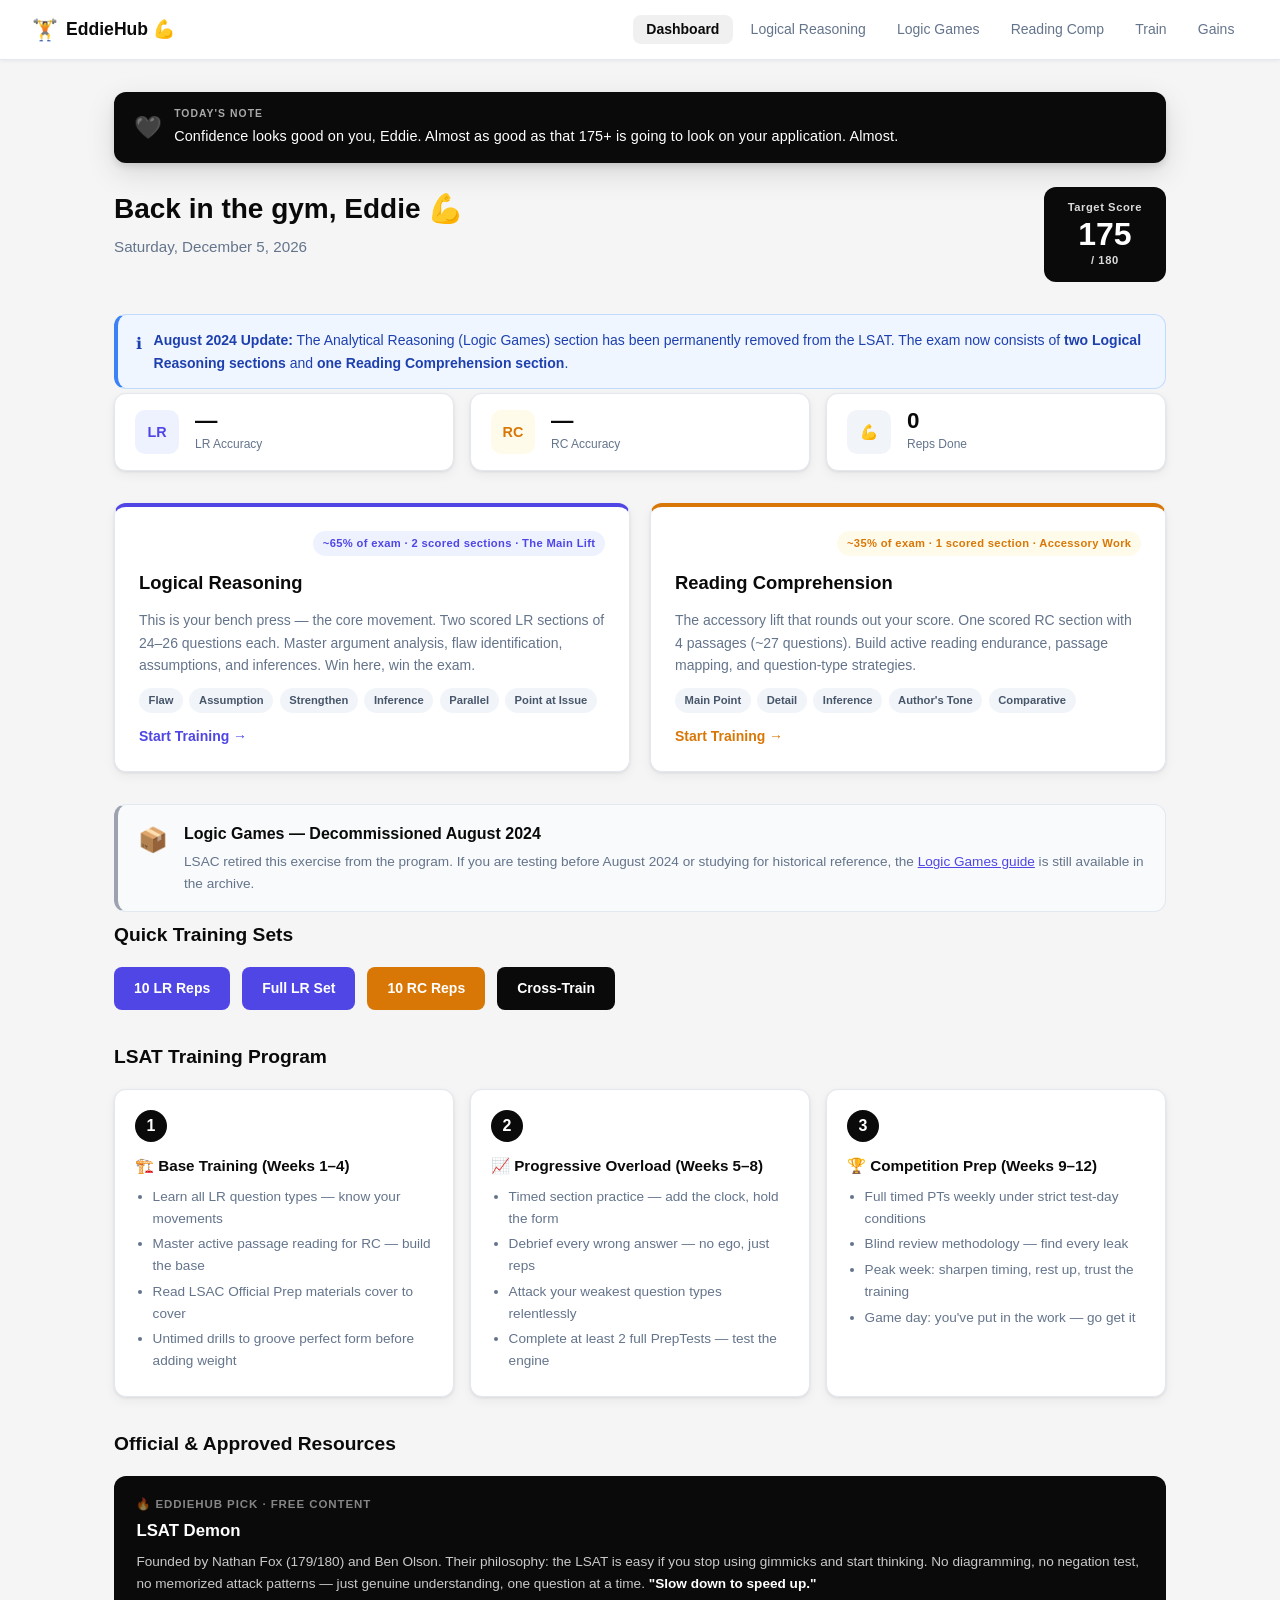
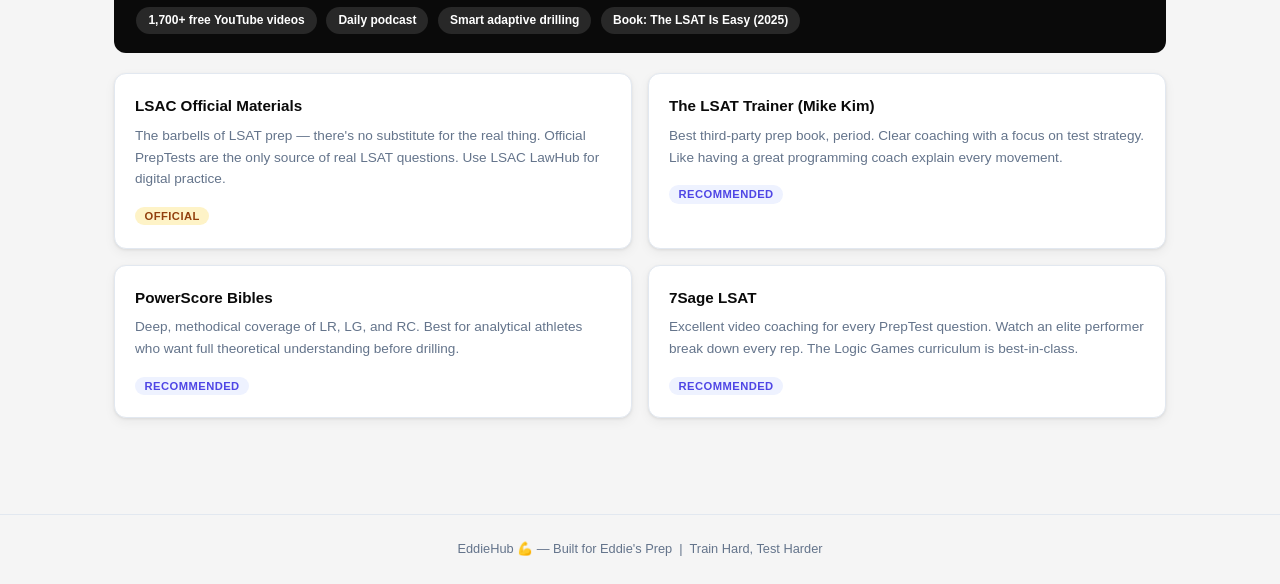
<file: index.html>
<!DOCTYPE html>
<html lang="en">
<head>
  <meta charset="UTF-8" />
  <meta name="viewport" content="width=device-width, initial-scale=1.0" />
  <title>EddieHub 💪 — Train Hard, Test Harder</title>
  <link rel="stylesheet" href="css/style.css" />
</head>
<body>
  <nav class="navbar">
    <div class="nav-brand">
      <span class="brand-icon">🏋️</span>
      <span>EddieHub 💪</span>
    </div>
    <ul class="nav-links">
      <li><a href="index.html" class="active">Dashboard</a></li>
      <li><a href="logical-reasoning.html">Logical Reasoning</a></li>
      <li><a href="logic-games.html">Logic Games</a></li>
      <li><a href="reading-comp.html">Reading Comp</a></li>
      <li><a href="practice.html">Train</a></li>
      <li><a href="progress.html">Gains</a></li>
    </ul>
  </nav>

  <main class="dashboard">
    <!-- Daily compliment -->
    <div class="daily-compliment" id="dailyCompliment"></div>

    <header class="dash-header">
      <div>
        <h1>Back in the gym, Eddie 💪</h1>
        <p class="subtitle" id="dateDisplay"></p>
      </div>
      <div class="score-badge">
        <span class="score-label">Target Score</span>
        <span class="score-value" id="targetScore">175</span>
        <span class="score-label">/ 180</span>
      </div>
    </header>

    <!-- Format Notice -->
    <div class="format-notice">
      <span class="format-notice-icon">ℹ</span>
      <span><strong>August 2024 Update:</strong> The Analytical Reasoning (Logic Games) section has been permanently removed from the LSAT. The exam now consists of <strong>two Logical Reasoning sections</strong> and <strong>one Reading Comprehension section</strong>.</span>
    </div>

    <!-- Stats Row -->
    <section class="stats-row" style="grid-template-columns: repeat(3, 1fr);">
      <div class="stat-card">
        <div class="stat-icon lr-color">LR</div>
        <div>
          <div class="stat-number" id="lrAccuracy">—</div>
          <div class="stat-label">LR Accuracy</div>
        </div>
      </div>
      <div class="stat-card">
        <div class="stat-icon rc-color">RC</div>
        <div>
          <div class="stat-number" id="rcAccuracy">—</div>
          <div class="stat-label">RC Accuracy</div>
        </div>
      </div>
      <div class="stat-card">
        <div class="stat-icon total-color">💪</div>
        <div>
          <div class="stat-number" id="totalQuestions">0</div>
          <div class="stat-label">Reps Done</div>
        </div>
      </div>
    </section>

    <!-- Study Sections -->
    <section class="section-grid" style="grid-template-columns: repeat(2, 1fr);">
      <a href="logical-reasoning.html" class="section-card lr-card">
        <div class="card-header">
          <span class="card-tag">~65% of exam · 2 scored sections · The Main Lift</span>
        </div>
        <h2>Logical Reasoning</h2>
        <p>This is your bench press — the core movement. Two scored LR sections of 24–26 questions each. Master argument analysis, flaw identification, assumptions, and inferences. Win here, win the exam.</p>
        <div class="card-topics">
          <span class="topic-chip">Flaw</span>
          <span class="topic-chip">Assumption</span>
          <span class="topic-chip">Strengthen</span>
          <span class="topic-chip">Inference</span>
          <span class="topic-chip">Parallel</span>
          <span class="topic-chip">Point at Issue</span>
        </div>
        <div class="card-cta">Start Training →</div>
      </a>

      <a href="reading-comp.html" class="section-card rc-card">
        <div class="card-header">
          <span class="card-tag">~35% of exam · 1 scored section · Accessory Work</span>
        </div>
        <h2>Reading Comprehension</h2>
        <p>The accessory lift that rounds out your score. One scored RC section with 4 passages (~27 questions). Build active reading endurance, passage mapping, and question-type strategies.</p>
        <div class="card-topics">
          <span class="topic-chip">Main Point</span>
          <span class="topic-chip">Detail</span>
          <span class="topic-chip">Inference</span>
          <span class="topic-chip">Author's Tone</span>
          <span class="topic-chip">Comparative</span>
        </div>
        <div class="card-cta">Start Training →</div>
      </a>
    </section>

    <!-- Logic Games Archive Notice -->
    <div class="lg-archive-notice">
      <div class="lg-archive-icon">📦</div>
      <div>
        <strong>Logic Games — Decommissioned August 2024</strong>
        <p>LSAC retired this exercise from the program. If you are testing before August 2024 or studying for historical reference, the <a href="logic-games.html">Logic Games guide</a> is still available in the archive.</p>
      </div>
    </div>

    <!-- Quick Actions -->
    <section class="quick-actions">
      <h2>Quick Training Sets</h2>
      <div class="action-row">
        <a href="practice.html?type=lr&count=10" class="action-btn lr-btn">10 LR Reps</a>
        <a href="practice.html?type=lr&count=25" class="action-btn lr-btn">Full LR Set</a>
        <a href="practice.html?type=rc&count=10" class="action-btn rc-btn">10 RC Reps</a>
        <a href="practice.html?type=mixed&count=25" class="action-btn mixed-btn">Cross-Train</a>
      </div>
    </section>

    <!-- Study Plan -->
    <section class="study-plan">
      <h2>LSAT Training Program</h2>
      <div class="plan-grid">
        <div class="plan-phase">
          <div class="phase-num">1</div>
          <h3>🏗️ Base Training (Weeks 1–4)</h3>
          <ul>
            <li>Learn all LR question types — know your movements</li>
            <li>Master active passage reading for RC — build the base</li>
            <li>Read LSAC Official Prep materials cover to cover</li>
            <li>Untimed drills to groove perfect form before adding weight</li>
          </ul>
        </div>
        <div class="plan-phase">
          <div class="phase-num">2</div>
          <h3>📈 Progressive Overload (Weeks 5–8)</h3>
          <ul>
            <li>Timed section practice — add the clock, hold the form</li>
            <li>Debrief every wrong answer — no ego, just reps</li>
            <li>Attack your weakest question types relentlessly</li>
            <li>Complete at least 2 full PrepTests — test the engine</li>
          </ul>
        </div>
        <div class="plan-phase">
          <div class="phase-num">3</div>
          <h3>🏆 Competition Prep (Weeks 9–12)</h3>
          <ul>
            <li>Full timed PTs weekly under strict test-day conditions</li>
            <li>Blind review methodology — find every leak</li>
            <li>Peak week: sharpen timing, rest up, trust the training</li>
            <li>Game day: you've put in the work — go get it</li>
          </ul>
        </div>
      </div>
    </section>

    <!-- Resources -->
    <section class="resources">
      <h2>Official & Approved Resources</h2>

      <!-- LSAT Demon Feature Card -->
      <div style="background:#0a0a0a;border-radius:var(--radius);padding:1.2rem 1.4rem;margin-bottom:1.25rem;color:#fff;">
        <div style="display:flex;align-items:flex-start;justify-content:space-between;gap:1rem;flex-wrap:wrap;">
          <div>
            <div style="font-size:.72rem;font-weight:700;letter-spacing:.08em;text-transform:uppercase;color:rgba(255,255,255,.5);margin-bottom:.3rem;">🔥 EddieHub Pick · Free Content</div>
            <h3 style="margin:0 0 .4rem;font-size:1.05rem;color:#fff;">LSAT Demon</h3>
            <p style="font-size:.85rem;color:rgba(255,255,255,.78);margin:0 0 .75rem;line-height:1.6;">
              Founded by Nathan Fox (179/180) and Ben Olson. Their philosophy: the LSAT is easy if you stop using gimmicks and start thinking. No diagramming, no negation test, no memorized attack patterns — just genuine understanding, one question at a time. <strong style="color:#fff;">"Slow down to speed up."</strong>
            </p>
            <div style="display:flex;gap:.6rem;flex-wrap:wrap;">
              <span style="background:rgba(255,255,255,.12);border-radius:100px;padding:.25rem .75rem;font-size:.75rem;font-weight:600;">1,700+ free YouTube videos</span>
              <span style="background:rgba(255,255,255,.12);border-radius:100px;padding:.25rem .75rem;font-size:.75rem;font-weight:600;">Daily podcast</span>
              <span style="background:rgba(255,255,255,.12);border-radius:100px;padding:.25rem .75rem;font-size:.75rem;font-weight:600;">Smart adaptive drilling</span>
              <span style="background:rgba(255,255,255,.12);border-radius:100px;padding:.25rem .75rem;font-size:.75rem;font-weight:600;">Book: The LSAT Is Easy (2025)</span>
            </div>
          </div>
        </div>
      </div>

      <div class="resource-grid">
        <div class="resource-card">
          <h3>LSAC Official Materials</h3>
          <p>The barbells of LSAT prep — there's no substitute for the real thing. Official PrepTests are the only source of real LSAT questions. Use LSAC LawHub for digital practice.</p>
          <span class="resource-tag official">Official</span>
        </div>
        <div class="resource-card">
          <h3>The LSAT Trainer (Mike Kim)</h3>
          <p>Best third-party prep book, period. Clear coaching with a focus on test strategy. Like having a great programming coach explain every movement.</p>
          <span class="resource-tag recommended">Recommended</span>
        </div>
        <div class="resource-card">
          <h3>PowerScore Bibles</h3>
          <p>Deep, methodical coverage of LR, LG, and RC. Best for analytical athletes who want full theoretical understanding before drilling.</p>
          <span class="resource-tag recommended">Recommended</span>
        </div>
        <div class="resource-card">
          <h3>7Sage LSAT</h3>
          <p>Excellent video coaching for every PrepTest question. Watch an elite performer break down every rep. The Logic Games curriculum is best-in-class.</p>
          <span class="resource-tag recommended">Recommended</span>
        </div>
      </div>
    </section>
  </main>

  <footer class="footer">
    <p>EddieHub 💪 — Built for Eddie's Prep &nbsp;|&nbsp; Train Hard, Test Harder</p>
  </footer>

  <script src="js/main.js"></script>
</body>
</html>
</file>
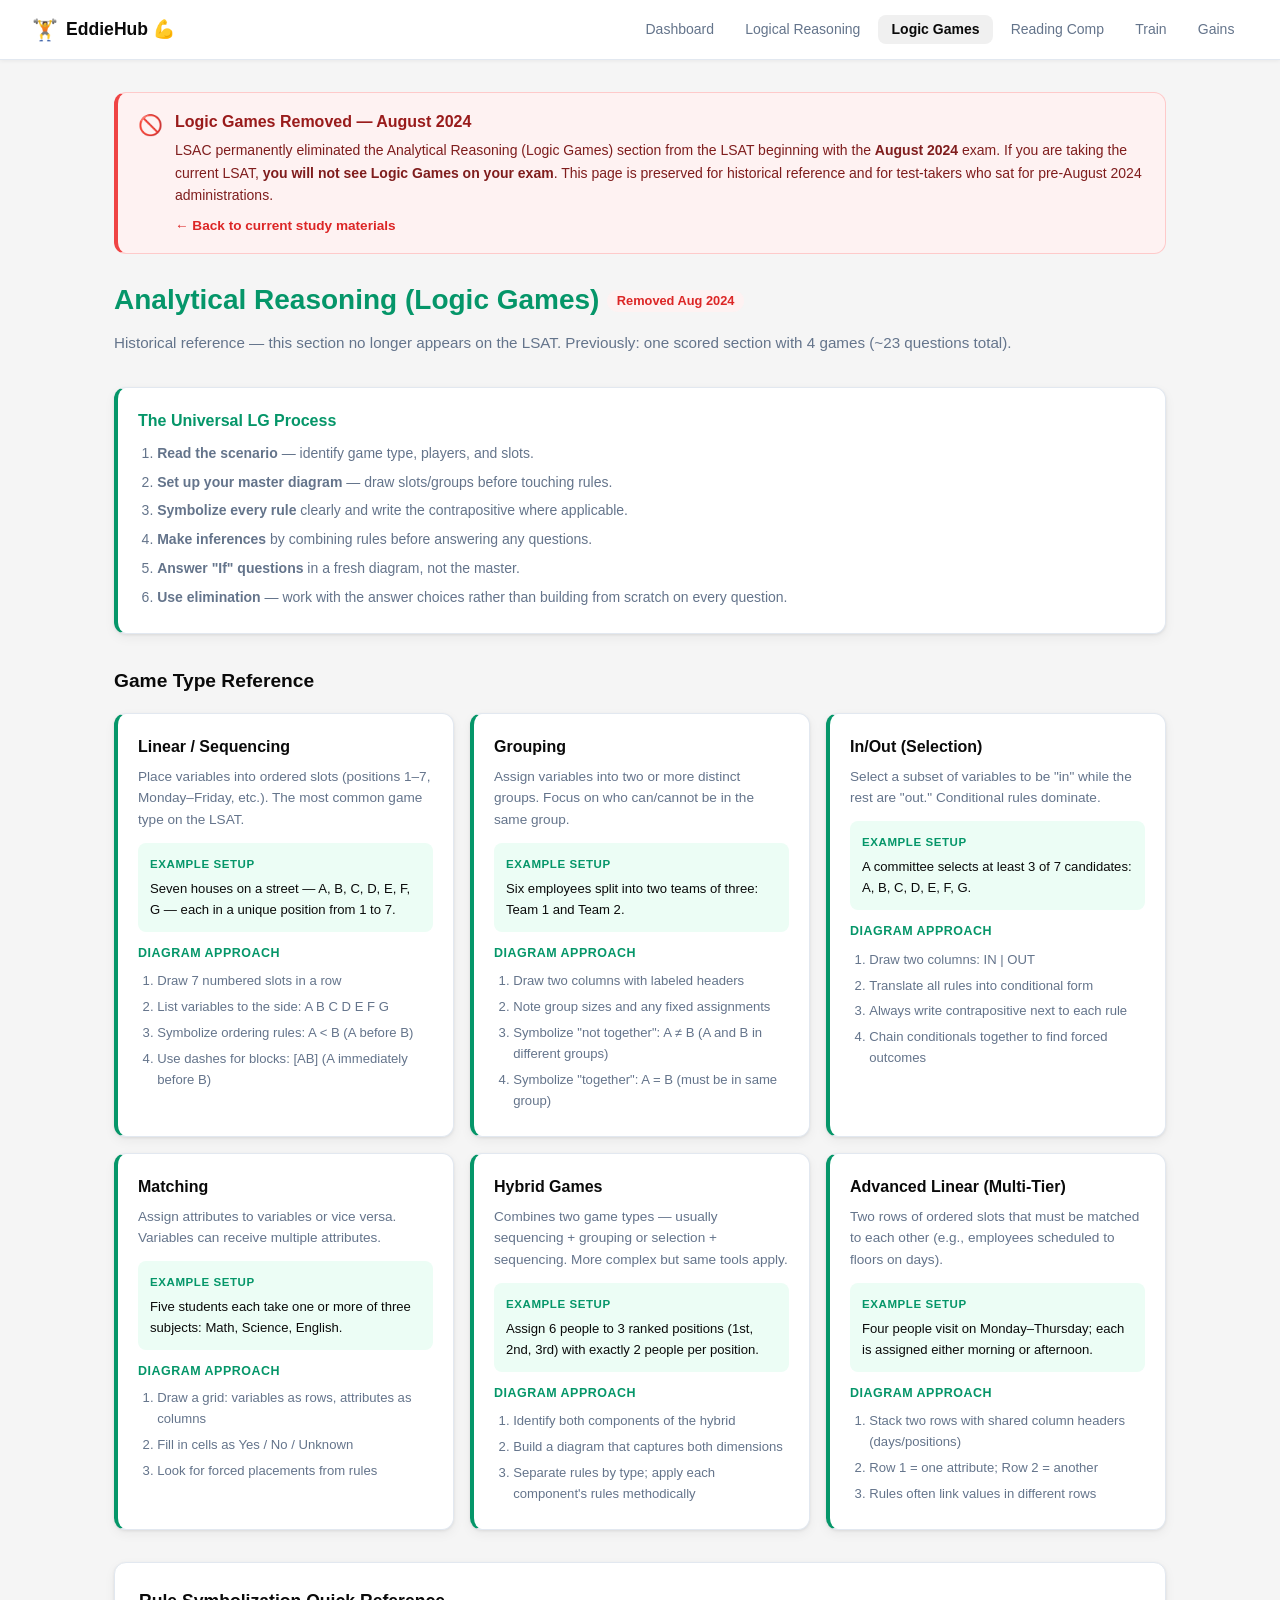
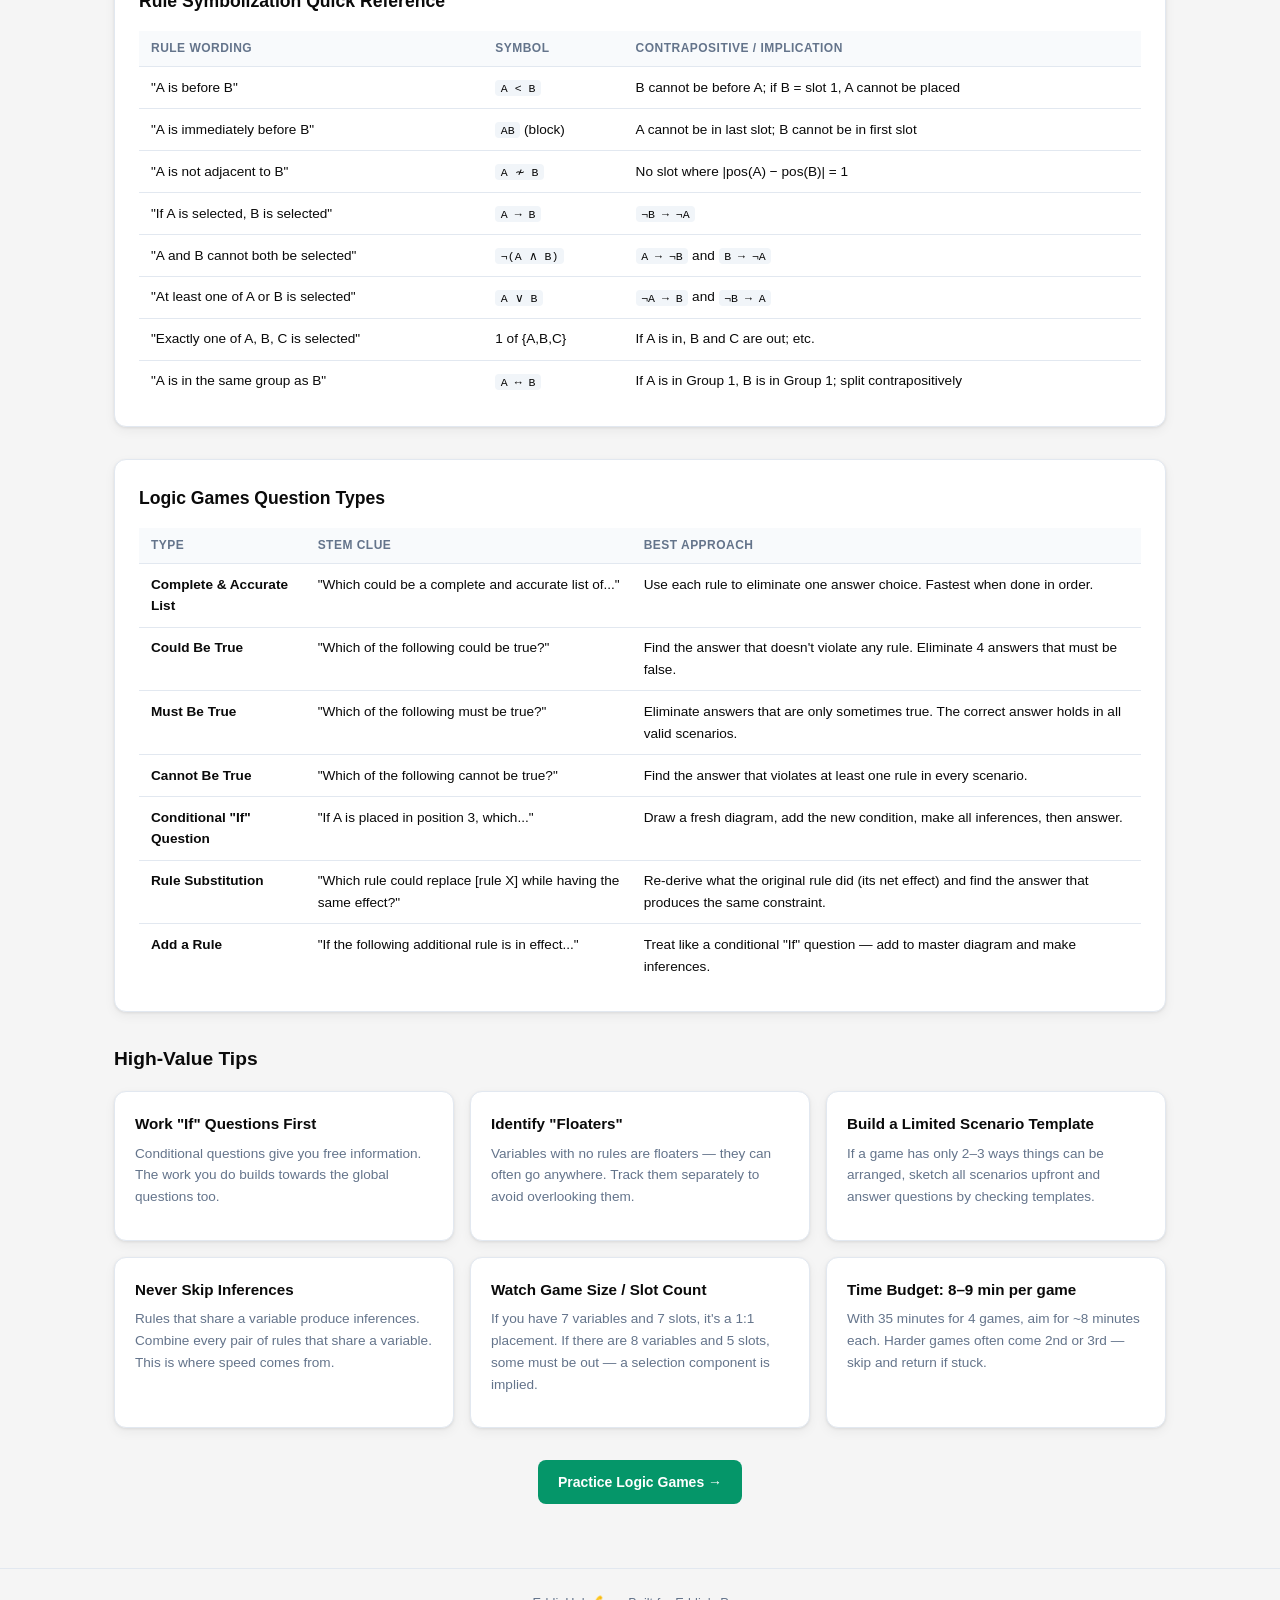
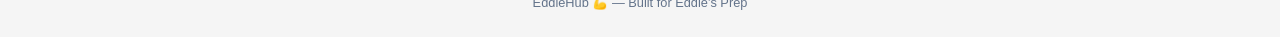
<file: logic-games.html>
<!DOCTYPE html>
<html lang="en">
<head>
  <meta charset="UTF-8" />
  <meta name="viewport" content="width=device-width, initial-scale=1.0" />
  <title>Logic Games — EddieHub 💪</title>
  <link rel="stylesheet" href="css/style.css" />
</head>
<body>
  <nav class="navbar">
    <div class="nav-brand">
      <span class="brand-icon">🏋️</span>
      <span>EddieHub 💪</span>
    </div>
    <ul class="nav-links">
      <li><a href="index.html">Dashboard</a></li>
      <li><a href="logical-reasoning.html">Logical Reasoning</a></li>
      <li><a href="logic-games.html" class="active">Logic Games</a></li>
      <li><a href="reading-comp.html">Reading Comp</a></li>
      <li><a href="practice.html">Train</a></li>
      <li><a href="progress.html">Gains</a></li>
    </ul>
  </nav>

  <main class="page-content">

    <!-- Removal Banner -->
    <div style="background:#fef2f2;border:1px solid #fecaca;border-left:4px solid #ef4444;border-radius:var(--radius);padding:1rem 1.25rem;margin-bottom:1.5rem;display:flex;gap:.75rem;align-items:flex-start;">
      <span style="font-size:1.25rem;flex-shrink:0;">🚫</span>
      <div>
        <strong style="display:block;color:#991b1b;font-size:1rem;margin-bottom:.3rem;">Logic Games Removed — August 2024</strong>
        <p style="font-size:.875rem;color:#7f1d1d;margin:0;">
          LSAC permanently eliminated the Analytical Reasoning (Logic Games) section from the LSAT beginning with the <strong>August 2024</strong> exam.
          If you are taking the current LSAT, <strong>you will not see Logic Games on your exam</strong>.
          This page is preserved for historical reference and for test-takers who sat for pre-August 2024 administrations.
        </p>
        <a href="index.html" style="display:inline-block;margin-top:.5rem;font-size:.85rem;color:#dc2626;font-weight:600;">← Back to current study materials</a>
      </div>
    </div>

    <h1 class="page-title" style="color: var(--lg);">Analytical Reasoning (Logic Games) <span style="font-size:.8rem;font-weight:600;background:#fef2f2;color:#dc2626;padding:.2rem .6rem;border-radius:99px;vertical-align:middle;">Removed Aug 2024</span></h1>
    <p class="page-subtitle">
      Historical reference — this section no longer appears on the LSAT. Previously: one scored section with 4 games (~23 questions total).
    </p>

    <!-- Core Approach -->
    <section class="strategy-card" style="border-left-color: var(--lg); margin-bottom: 2rem;">
      <h3 style="color: var(--lg);">The Universal LG Process</h3>
      <ol style="padding-left:1.2rem;margin-top:.5rem;">
        <li style="margin-bottom:.4rem;"><strong>Read the scenario</strong> — identify game type, players, and slots.</li>
        <li style="margin-bottom:.4rem;"><strong>Set up your master diagram</strong> — draw slots/groups before touching rules.</li>
        <li style="margin-bottom:.4rem;"><strong>Symbolize every rule</strong> clearly and write the contrapositive where applicable.</li>
        <li style="margin-bottom:.4rem;"><strong>Make inferences</strong> by combining rules before answering any questions.</li>
        <li style="margin-bottom:.4rem;"><strong>Answer "If" questions</strong> in a fresh diagram, not the master.</li>
        <li><strong>Use elimination</strong> — work with the answer choices rather than building from scratch on every question.</li>
      </ol>
    </section>

    <!-- Game Types -->
    <h2 style="font-size:1.2rem;font-weight:700;margin-bottom:1rem;">Game Type Reference</h2>
    <div class="game-type-grid">

      <div class="game-card">
        <h3>Linear / Sequencing</h3>
        <p>Place variables into ordered slots (positions 1–7, Monday–Friday, etc.). The most common game type on the LSAT.</p>
        <div class="game-example">
          <strong>Example Setup</strong>
          Seven houses on a street — A, B, C, D, E, F, G — each in a unique position from 1 to 7.
        </div>
        <div class="diagram-steps">
          <h4 style="font-size:.78rem;text-transform:uppercase;letter-spacing:.04em;color:var(--lg);margin-bottom:.4rem;">Diagram Approach</h4>
          <ol>
            <li>Draw 7 numbered slots in a row</li>
            <li>List variables to the side: A B C D E F G</li>
            <li>Symbolize ordering rules: A &lt; B (A before B)</li>
            <li>Use dashes for blocks: [AB] (A immediately before B)</li>
          </ol>
        </div>
      </div>

      <div class="game-card">
        <h3>Grouping</h3>
        <p>Assign variables into two or more distinct groups. Focus on who can/cannot be in the same group.</p>
        <div class="game-example">
          <strong>Example Setup</strong>
          Six employees split into two teams of three: Team 1 and Team 2.
        </div>
        <div class="diagram-steps">
          <h4 style="font-size:.78rem;text-transform:uppercase;letter-spacing:.04em;color:var(--lg);margin-bottom:.4rem;">Diagram Approach</h4>
          <ol>
            <li>Draw two columns with labeled headers</li>
            <li>Note group sizes and any fixed assignments</li>
            <li>Symbolize "not together": A ≠ B (A and B in different groups)</li>
            <li>Symbolize "together": A = B (must be in same group)</li>
          </ol>
        </div>
      </div>

      <div class="game-card">
        <h3>In/Out (Selection)</h3>
        <p>Select a subset of variables to be "in" while the rest are "out." Conditional rules dominate.</p>
        <div class="game-example">
          <strong>Example Setup</strong>
          A committee selects at least 3 of 7 candidates: A, B, C, D, E, F, G.
        </div>
        <div class="diagram-steps">
          <h4 style="font-size:.78rem;text-transform:uppercase;letter-spacing:.04em;color:var(--lg);margin-bottom:.4rem;">Diagram Approach</h4>
          <ol>
            <li>Draw two columns: IN | OUT</li>
            <li>Translate all rules into conditional form</li>
            <li>Always write contrapositive next to each rule</li>
            <li>Chain conditionals together to find forced outcomes</li>
          </ol>
        </div>
      </div>

      <div class="game-card">
        <h3>Matching</h3>
        <p>Assign attributes to variables or vice versa. Variables can receive multiple attributes.</p>
        <div class="game-example">
          <strong>Example Setup</strong>
          Five students each take one or more of three subjects: Math, Science, English.
        </div>
        <div class="diagram-steps">
          <h4 style="font-size:.78rem;text-transform:uppercase;letter-spacing:.04em;color:var(--lg);margin-bottom:.4em;">Diagram Approach</h4>
          <ol>
            <li>Draw a grid: variables as rows, attributes as columns</li>
            <li>Fill in cells as Yes / No / Unknown</li>
            <li>Look for forced placements from rules</li>
          </ol>
        </div>
      </div>

      <div class="game-card">
        <h3>Hybrid Games</h3>
        <p>Combines two game types — usually sequencing + grouping or selection + sequencing. More complex but same tools apply.</p>
        <div class="game-example">
          <strong>Example Setup</strong>
          Assign 6 people to 3 ranked positions (1st, 2nd, 3rd) with exactly 2 people per position.
        </div>
        <div class="diagram-steps">
          <h4 style="font-size:.78rem;text-transform:uppercase;letter-spacing:.04em;color:var(--lg);margin-bottom:.4rem;">Diagram Approach</h4>
          <ol>
            <li>Identify both components of the hybrid</li>
            <li>Build a diagram that captures both dimensions</li>
            <li>Separate rules by type; apply each component's rules methodically</li>
          </ol>
        </div>
      </div>

      <div class="game-card">
        <h3>Advanced Linear (Multi-Tier)</h3>
        <p>Two rows of ordered slots that must be matched to each other (e.g., employees scheduled to floors on days).</p>
        <div class="game-example">
          <strong>Example Setup</strong>
          Four people visit on Monday–Thursday; each is assigned either morning or afternoon.
        </div>
        <div class="diagram-steps">
          <h4 style="font-size:.78rem;text-transform:uppercase;letter-spacing:.04em;color:var(--lg);margin-bottom:.4rem;">Diagram Approach</h4>
          <ol>
            <li>Stack two rows with shared column headers (days/positions)</li>
            <li>Row 1 = one attribute; Row 2 = another</li>
            <li>Rules often link values in different rows</li>
          </ol>
        </div>
      </div>
    </div>

    <!-- Rules Reference -->
    <section class="rules-section">
      <h2>Rule Symbolization Quick Reference</h2>
      <table class="rules-table">
        <thead>
          <tr><th>Rule Wording</th><th>Symbol</th><th>Contrapositive / Implication</th></tr>
        </thead>
        <tbody>
          <tr>
            <td>"A is before B"</td>
            <td><code>A &lt; B</code></td>
            <td>B cannot be before A; if B = slot 1, A cannot be placed</td>
          </tr>
          <tr>
            <td>"A is immediately before B"</td>
            <td><code>AB</code> (block)</td>
            <td>A cannot be in last slot; B cannot be in first slot</td>
          </tr>
          <tr>
            <td>"A is not adjacent to B"</td>
            <td><code>A ≁ B</code></td>
            <td>No slot where |pos(A) − pos(B)| = 1</td>
          </tr>
          <tr>
            <td>"If A is selected, B is selected"</td>
            <td><code>A → B</code></td>
            <td><code>¬B → ¬A</code></td>
          </tr>
          <tr>
            <td>"A and B cannot both be selected"</td>
            <td><code>¬(A ∧ B)</code></td>
            <td><code>A → ¬B</code> and <code>B → ¬A</code></td>
          </tr>
          <tr>
            <td>"At least one of A or B is selected"</td>
            <td><code>A ∨ B</code></td>
            <td><code>¬A → B</code> and <code>¬B → A</code></td>
          </tr>
          <tr>
            <td>"Exactly one of A, B, C is selected"</td>
            <td>1 of {A,B,C}</td>
            <td>If A is in, B and C are out; etc.</td>
          </tr>
          <tr>
            <td>"A is in the same group as B"</td>
            <td><code>A ↔ B</code></td>
            <td>If A is in Group 1, B is in Group 1; split contrapositively</td>
          </tr>
        </tbody>
      </table>
    </section>

    <!-- Question Types -->
    <section class="rules-section">
      <h2>Logic Games Question Types</h2>
      <table class="rules-table">
        <thead>
          <tr><th>Type</th><th>Stem Clue</th><th>Best Approach</th></tr>
        </thead>
        <tbody>
          <tr>
            <td><strong>Complete &amp; Accurate List</strong></td>
            <td>"Which could be a complete and accurate list of..."</td>
            <td>Use each rule to eliminate one answer choice. Fastest when done in order.</td>
          </tr>
          <tr>
            <td><strong>Could Be True</strong></td>
            <td>"Which of the following could be true?"</td>
            <td>Find the answer that doesn't violate any rule. Eliminate 4 answers that must be false.</td>
          </tr>
          <tr>
            <td><strong>Must Be True</strong></td>
            <td>"Which of the following must be true?"</td>
            <td>Eliminate answers that are only sometimes true. The correct answer holds in all valid scenarios.</td>
          </tr>
          <tr>
            <td><strong>Cannot Be True</strong></td>
            <td>"Which of the following cannot be true?"</td>
            <td>Find the answer that violates at least one rule in every scenario.</td>
          </tr>
          <tr>
            <td><strong>Conditional "If" Question</strong></td>
            <td>"If A is placed in position 3, which..."</td>
            <td>Draw a fresh diagram, add the new condition, make all inferences, then answer.</td>
          </tr>
          <tr>
            <td><strong>Rule Substitution</strong></td>
            <td>"Which rule could replace [rule X] while having the same effect?"</td>
            <td>Re-derive what the original rule did (its net effect) and find the answer that produces the same constraint.</td>
          </tr>
          <tr>
            <td><strong>Add a Rule</strong></td>
            <td>"If the following additional rule is in effect..."</td>
            <td>Treat like a conditional "If" question — add to master diagram and make inferences.</td>
          </tr>
        </tbody>
      </table>
    </section>

    <!-- Tips -->
    <section style="margin-bottom:2rem;">
      <h2 style="font-size:1.2rem;font-weight:700;margin-bottom:1rem;">High-Value Tips</h2>
      <div style="display:grid;grid-template-columns:repeat(auto-fill,minmax(260px,1fr));gap:1rem;">
        <div class="resource-card">
          <h3>Work "If" Questions First</h3>
          <p>Conditional questions give you free information. The work you do builds towards the global questions too.</p>
        </div>
        <div class="resource-card">
          <h3>Identify "Floaters"</h3>
          <p>Variables with no rules are floaters — they can often go anywhere. Track them separately to avoid overlooking them.</p>
        </div>
        <div class="resource-card">
          <h3>Build a Limited Scenario Template</h3>
          <p>If a game has only 2–3 ways things can be arranged, sketch all scenarios upfront and answer questions by checking templates.</p>
        </div>
        <div class="resource-card">
          <h3>Never Skip Inferences</h3>
          <p>Rules that share a variable produce inferences. Combine every pair of rules that share a variable. This is where speed comes from.</p>
        </div>
        <div class="resource-card">
          <h3>Watch Game Size / Slot Count</h3>
          <p>If you have 7 variables and 7 slots, it's a 1:1 placement. If there are 8 variables and 5 slots, some must be out — a selection component is implied.</p>
        </div>
        <div class="resource-card">
          <h3>Time Budget: 8–9 min per game</h3>
          <p>With 35 minutes for 4 games, aim for ~8 minutes each. Harder games often come 2nd or 3rd — skip and return if stuck.</p>
        </div>
      </div>
    </section>

    <div style="text-align:center;margin-top:2rem;">
      <a href="practice.html?type=lg" class="action-btn lg-btn">Practice Logic Games →</a>
    </div>
  </main>

  <footer class="footer">
    <p>EddieHub 💪 — Built for Eddie's Prep</p>
  </footer>

  <script src="js/main.js"></script>
</body>
</html>
</file>
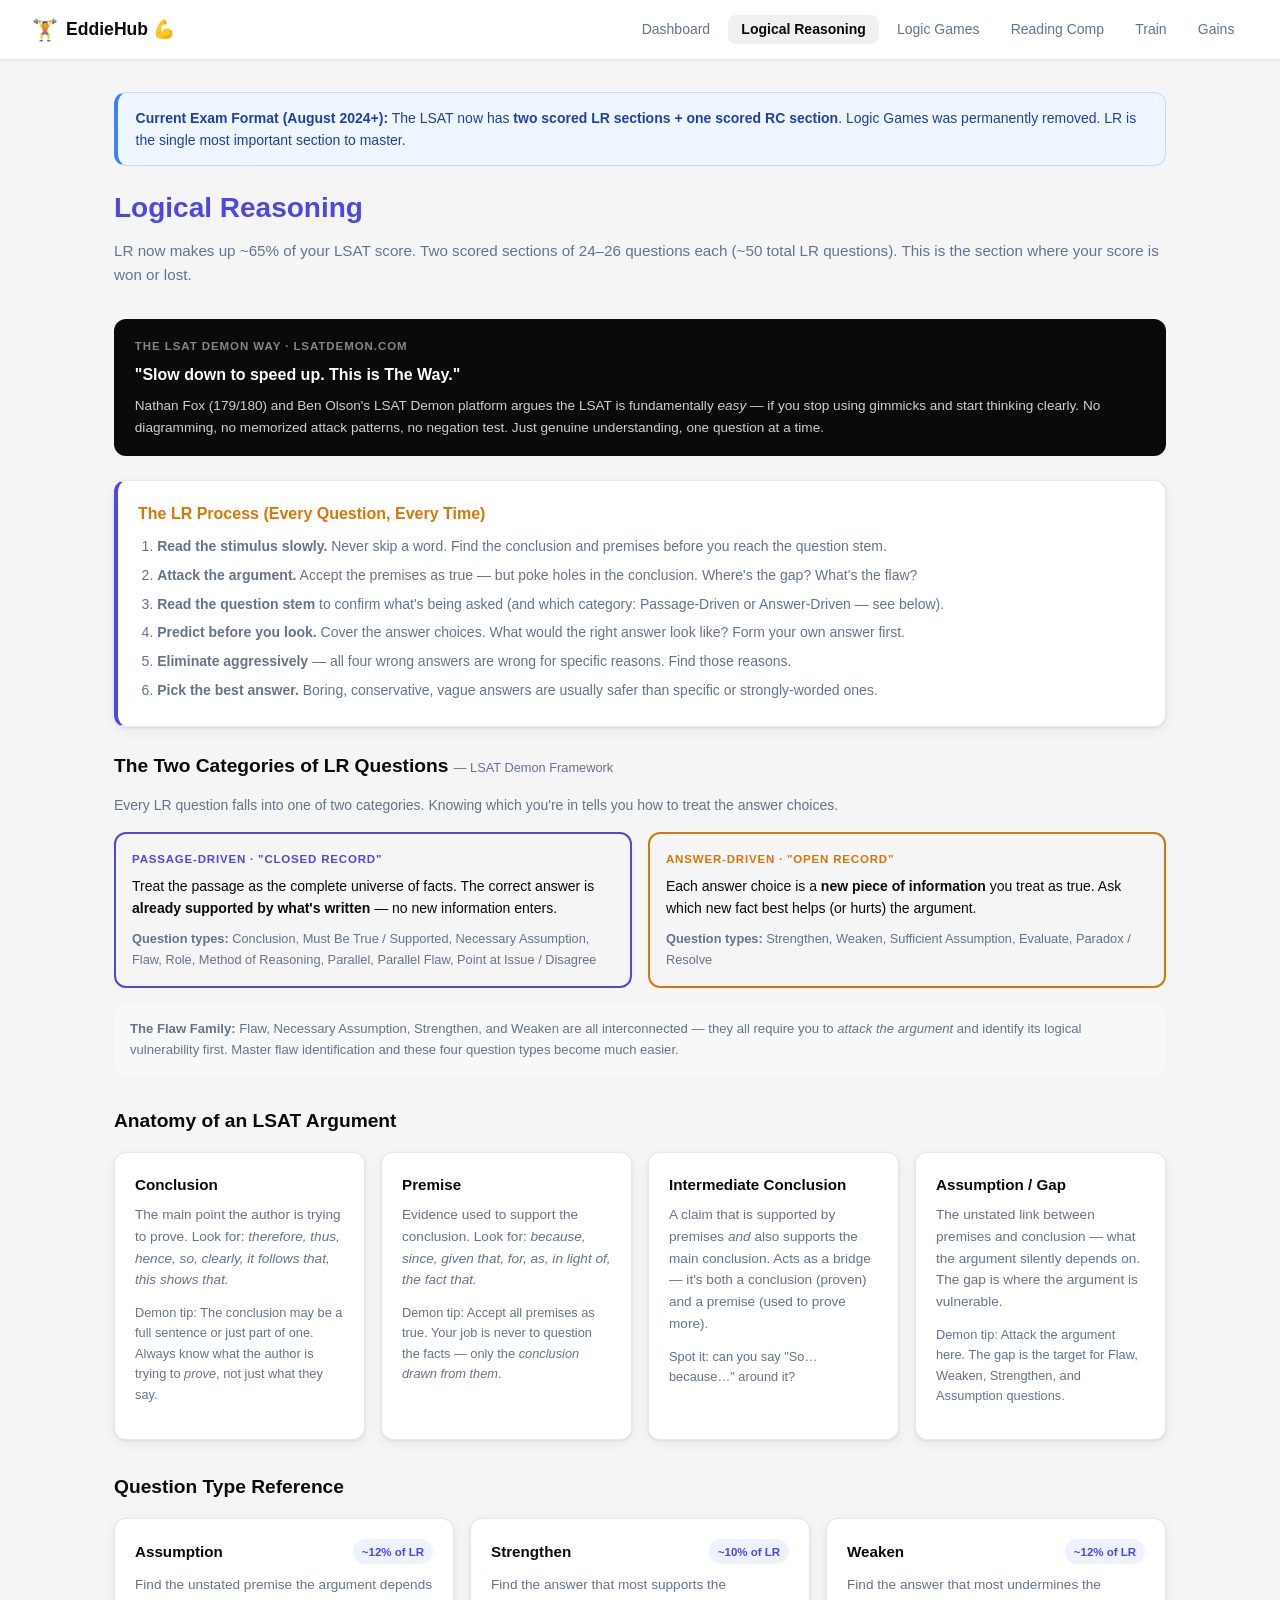
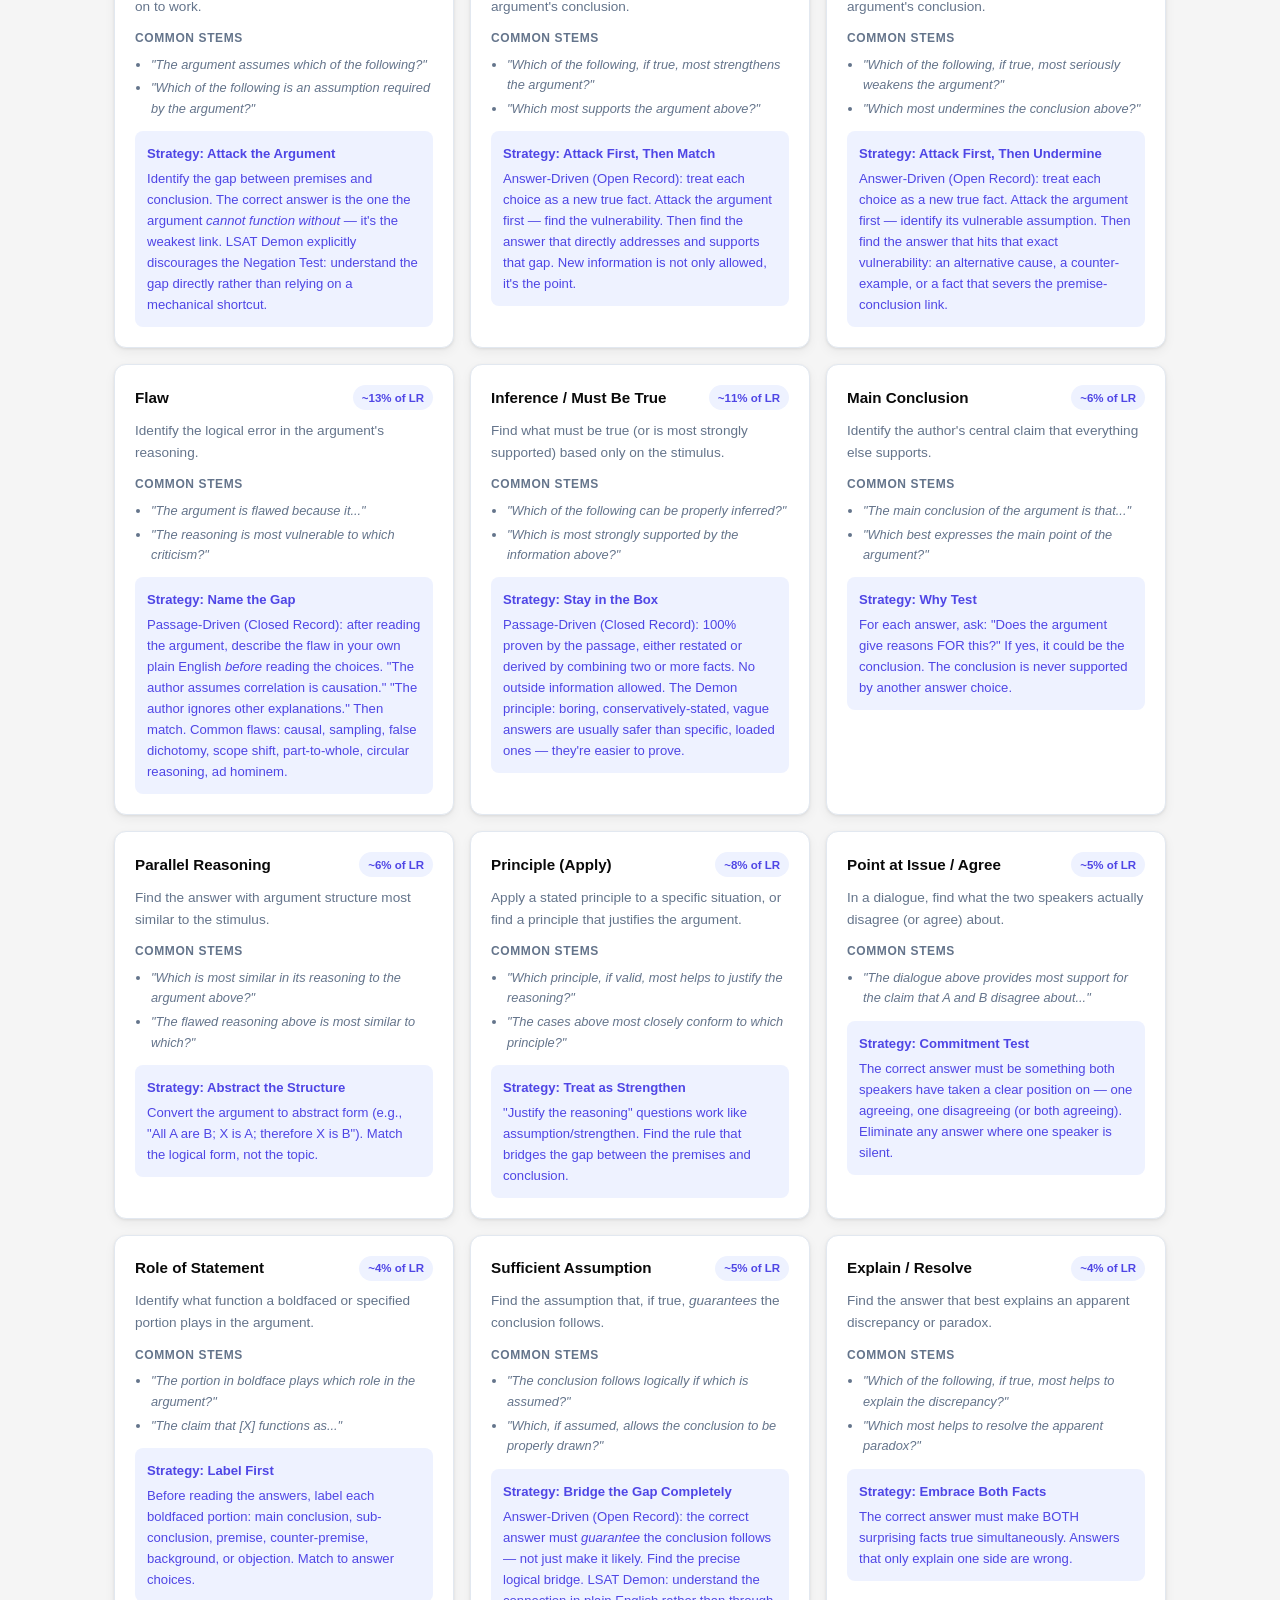
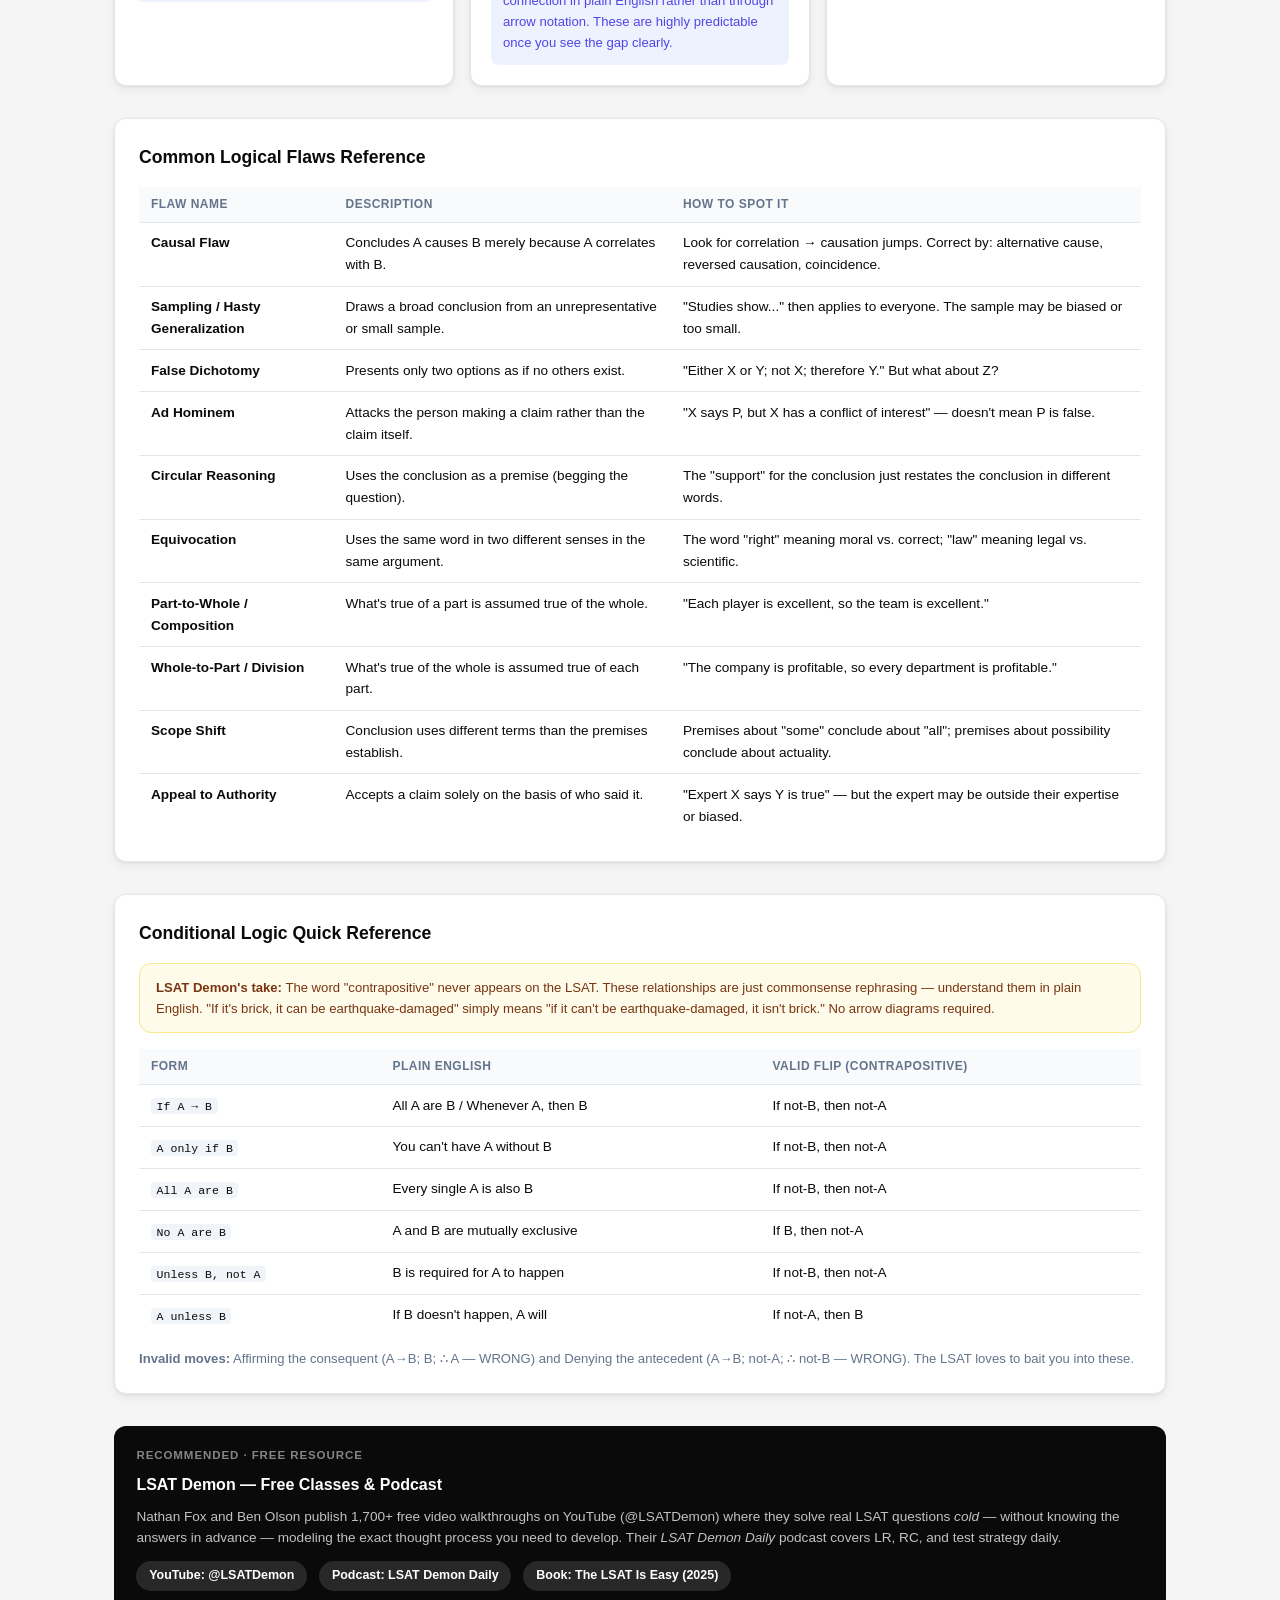
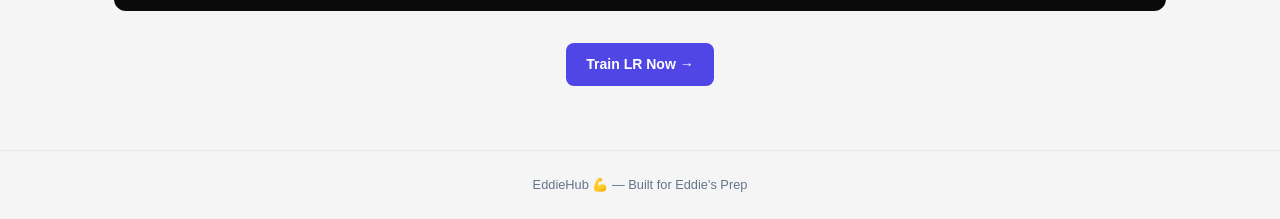
<file: logical-reasoning.html>
<!DOCTYPE html>
<html lang="en">
<head>
  <meta charset="UTF-8" />
  <meta name="viewport" content="width=device-width, initial-scale=1.0" />
  <title>Logical Reasoning — EddieHub 💪</title>
  <link rel="stylesheet" href="css/style.css" />
</head>
<body>
  <nav class="navbar">
    <div class="nav-brand">
      <span class="brand-icon">🏋️</span>
      <span>EddieHub 💪</span>
    </div>
    <ul class="nav-links">
      <li><a href="index.html">Dashboard</a></li>
      <li><a href="logical-reasoning.html" class="active">Logical Reasoning</a></li>
      <li><a href="logic-games.html">Logic Games</a></li>
      <li><a href="reading-comp.html">Reading Comp</a></li>
      <li><a href="practice.html">Train</a></li>
      <li><a href="progress.html">Gains</a></li>
    </ul>
  </nav>

  <main class="page-content">
    <!-- Format Notice -->
    <div style="background:#eff6ff;border:1px solid #bfdbfe;border-left:4px solid #3b82f6;border-radius:var(--radius);padding:.85rem 1.1rem;margin-bottom:1.25rem;font-size:.875rem;color:#1e40af;">
      <strong>Current Exam Format (August 2024+):</strong> The LSAT now has <strong>two scored LR sections + one scored RC section</strong>. Logic Games was permanently removed. LR is the single most important section to master.
    </div>

    <h1 class="page-title" style="color: var(--lr);">Logical Reasoning</h1>
    <p class="page-subtitle">
      LR now makes up ~65% of your LSAT score. Two scored sections of 24–26 questions each (~50 total LR questions). This is the section where your score is won or lost.
    </p>

    <!-- LSAT Demon Philosophy Banner -->
    <div style="background:#0a0a0a;border-radius:var(--radius);padding:1.1rem 1.3rem;margin-bottom:1.5rem;color:#fff;">
      <div style="font-size:.72rem;font-weight:700;letter-spacing:.08em;text-transform:uppercase;color:rgba(255,255,255,.5);margin-bottom:.4rem;">The LSAT Demon Way · lsatdemon.com</div>
      <div style="font-size:1rem;font-weight:700;margin-bottom:.5rem;">"Slow down to speed up. This is The Way."</div>
      <div style="font-size:.85rem;color:rgba(255,255,255,.8);line-height:1.6;">
        Nathan Fox (179/180) and Ben Olson's LSAT Demon platform argues the LSAT is fundamentally <em>easy</em> — if you stop using gimmicks and start thinking clearly. No diagramming, no memorized attack patterns, no negation test. Just genuine understanding, one question at a time.
      </div>
    </div>

    <!-- Core Approach -->
    <section class="strategy-card" style="border-left-color: var(--lr); margin-bottom: 1.5rem;">
      <h3>The LR Process (Every Question, Every Time)</h3>
      <ol style="padding-left:1.2rem; margin-top:.5rem;">
        <li style="margin-bottom:.4rem;"><strong>Read the stimulus slowly.</strong> Never skip a word. Find the conclusion and premises before you reach the question stem.</li>
        <li style="margin-bottom:.4rem;"><strong>Attack the argument.</strong> Accept the premises as true — but poke holes in the conclusion. Where's the gap? What's the flaw?</li>
        <li style="margin-bottom:.4rem;"><strong>Read the question stem</strong> to confirm what's being asked (and which category: Passage-Driven or Answer-Driven — see below).</li>
        <li style="margin-bottom:.4rem;"><strong>Predict before you look.</strong> Cover the answer choices. What would the right answer look like? Form your own answer first.</li>
        <li style="margin-bottom:.4rem;"><strong>Eliminate aggressively</strong> — all four wrong answers are wrong for specific reasons. Find those reasons.</li>
        <li><strong>Pick the best answer.</strong> Boring, conservative, vague answers are usually safer than specific or strongly-worded ones.</li>
      </ol>
    </section>

    <!-- Passage-Driven vs Answer-Driven -->
    <section style="margin-bottom:2rem;">
      <h2 style="font-size:1.2rem;font-weight:700;margin-bottom:.75rem;">The Two Categories of LR Questions <span style="font-size:.8rem;font-weight:500;color:var(--text-muted);">— LSAT Demon Framework</span></h2>
      <p style="font-size:.875rem;color:var(--text-muted);margin-bottom:1rem;">Every LR question falls into one of two categories. Knowing which you're in tells you how to treat the answer choices.</p>
      <div style="display:grid;grid-template-columns:1fr 1fr;gap:1rem;margin-bottom:1rem;">
        <div style="border:2px solid var(--lr);border-radius:var(--radius);padding:1rem;">
          <div style="font-size:.72rem;font-weight:700;letter-spacing:.07em;text-transform:uppercase;color:var(--lr);margin-bottom:.4rem;">Passage-Driven · "Closed Record"</div>
          <p style="font-size:.875rem;margin-bottom:.6rem;">Treat the passage as the complete universe of facts. The correct answer is <strong>already supported by what's written</strong> — no new information enters.</p>
          <div style="font-size:.8rem;color:var(--text-muted);"><strong>Question types:</strong> Conclusion, Must Be True / Supported, Necessary Assumption, Flaw, Role, Method of Reasoning, Parallel, Parallel Flaw, Point at Issue / Disagree</div>
        </div>
        <div style="border:2px solid var(--rc);border-radius:var(--radius);padding:1rem;">
          <div style="font-size:.72rem;font-weight:700;letter-spacing:.07em;text-transform:uppercase;color:var(--rc);margin-bottom:.4rem;">Answer-Driven · "Open Record"</div>
          <p style="font-size:.875rem;margin-bottom:.6rem;">Each answer choice is a <strong>new piece of information</strong> you treat as true. Ask which new fact best helps (or hurts) the argument.</p>
          <div style="font-size:.8rem;color:var(--text-muted);"><strong>Question types:</strong> Strengthen, Weaken, Sufficient Assumption, Evaluate, Paradox / Resolve</div>
        </div>
      </div>
      <div style="background:#f8f8f8;border-radius:var(--radius);padding:.85rem 1rem;font-size:.82rem;color:var(--text-muted);">
        <strong>The Flaw Family:</strong> Flaw, Necessary Assumption, Strengthen, and Weaken are all interconnected — they all require you to <em>attack the argument</em> and identify its logical vulnerability first. Master flaw identification and these four question types become much easier.
      </div>
    </section>

    <!-- Argument Anatomy -->
    <section style="margin-bottom:2rem;">
      <h2 style="font-size:1.2rem;font-weight:700;margin-bottom:1rem;">Anatomy of an LSAT Argument</h2>
      <div style="display:grid;grid-template-columns:repeat(auto-fill,minmax(220px,1fr));gap:1rem;">
        <div class="resource-card">
          <h3>Conclusion</h3>
          <p>The main point the author is trying to prove. Look for: <em>therefore, thus, hence, so, clearly, it follows that, this shows that.</em></p>
          <p style="font-size:.8rem;color:var(--text-muted);margin-top:.4rem;">Demon tip: The conclusion may be a full sentence or just part of one. Always know what the author is trying to <em>prove</em>, not just what they say.</p>
        </div>
        <div class="resource-card">
          <h3>Premise</h3>
          <p>Evidence used to support the conclusion. Look for: <em>because, since, given that, for, as, in light of, the fact that.</em></p>
          <p style="font-size:.8rem;color:var(--text-muted);margin-top:.4rem;">Demon tip: Accept all premises as true. Your job is never to question the facts — only the <em>conclusion drawn from them</em>.</p>
        </div>
        <div class="resource-card">
          <h3>Intermediate Conclusion</h3>
          <p>A claim that is supported by premises <em>and</em> also supports the main conclusion. Acts as a bridge — it's both a conclusion (proven) and a premise (used to prove more).</p>
          <p style="font-size:.8rem;color:var(--text-muted);margin-top:.4rem;">Spot it: can you say "So… because…" around it?</p>
        </div>
        <div class="resource-card">
          <h3>Assumption / Gap</h3>
          <p>The unstated link between premises and conclusion — what the argument silently depends on. The gap is where the argument is vulnerable.</p>
          <p style="font-size:.8rem;color:var(--text-muted);margin-top:.4rem;">Demon tip: Attack the argument here. The gap is the target for Flaw, Weaken, Strengthen, and Assumption questions.</p>
        </div>
      </div>
    </section>

    <!-- Question Types -->
    <h2 style="font-size:1.2rem;font-weight:700;margin-bottom:1rem;">Question Type Reference</h2>
    <div class="qtype-grid">

      <div class="qtype-card">
        <div class="qtype-header">
          <span class="qtype-name">Assumption</span>
          <span class="qtype-freq">~12% of LR</span>
        </div>
        <p class="qtype-desc">Find the unstated premise the argument depends on to work.</p>
        <div class="qtype-stems">
          <h4>Common Stems</h4>
          <ul>
            <li>"The argument assumes which of the following?"</li>
            <li>"Which of the following is an assumption required by the argument?"</li>
          </ul>
        </div>
        <div class="strategy-box">
          <strong>Strategy: Attack the Argument</strong>
          Identify the gap between premises and conclusion. The correct answer is the one the argument <em>cannot function without</em> — it's the weakest link. LSAT Demon explicitly discourages the Negation Test: understand the gap directly rather than relying on a mechanical shortcut.
        </div>
      </div>

      <div class="qtype-card">
        <div class="qtype-header">
          <span class="qtype-name">Strengthen</span>
          <span class="qtype-freq">~10% of LR</span>
        </div>
        <p class="qtype-desc">Find the answer that most supports the argument's conclusion.</p>
        <div class="qtype-stems">
          <h4>Common Stems</h4>
          <ul>
            <li>"Which of the following, if true, most strengthens the argument?"</li>
            <li>"Which most supports the argument above?"</li>
          </ul>
        </div>
        <div class="strategy-box">
          <strong>Strategy: Attack First, Then Match</strong>
          Answer-Driven (Open Record): treat each choice as a new true fact. Attack the argument first — find the vulnerability. Then find the answer that directly addresses and supports that gap. New information is not only allowed, it's the point.
        </div>
      </div>

      <div class="qtype-card">
        <div class="qtype-header">
          <span class="qtype-name">Weaken</span>
          <span class="qtype-freq">~12% of LR</span>
        </div>
        <p class="qtype-desc">Find the answer that most undermines the argument's conclusion.</p>
        <div class="qtype-stems">
          <h4>Common Stems</h4>
          <ul>
            <li>"Which of the following, if true, most seriously weakens the argument?"</li>
            <li>"Which most undermines the conclusion above?"</li>
          </ul>
        </div>
        <div class="strategy-box">
          <strong>Strategy: Attack First, Then Undermine</strong>
          Answer-Driven (Open Record): treat each choice as a new true fact. Attack the argument first — identify its vulnerable assumption. Then find the answer that hits that exact vulnerability: an alternative cause, a counter-example, or a fact that severs the premise-conclusion link.
        </div>
      </div>

      <div class="qtype-card">
        <div class="qtype-header">
          <span class="qtype-name">Flaw</span>
          <span class="qtype-freq">~13% of LR</span>
        </div>
        <p class="qtype-desc">Identify the logical error in the argument's reasoning.</p>
        <div class="qtype-stems">
          <h4>Common Stems</h4>
          <ul>
            <li>"The argument is flawed because it..."</li>
            <li>"The reasoning is most vulnerable to which criticism?"</li>
          </ul>
        </div>
        <div class="strategy-box">
          <strong>Strategy: Name the Gap</strong>
          Passage-Driven (Closed Record): after reading the argument, describe the flaw in your own plain English <em>before</em> reading the choices. "The author assumes correlation is causation." "The author ignores other explanations." Then match. Common flaws: causal, sampling, false dichotomy, scope shift, part-to-whole, circular reasoning, ad hominem.
        </div>
      </div>

      <div class="qtype-card">
        <div class="qtype-header">
          <span class="qtype-name">Inference / Must Be True</span>
          <span class="qtype-freq">~11% of LR</span>
        </div>
        <p class="qtype-desc">Find what must be true (or is most strongly supported) based only on the stimulus.</p>
        <div class="qtype-stems">
          <h4>Common Stems</h4>
          <ul>
            <li>"Which of the following can be properly inferred?"</li>
            <li>"Which is most strongly supported by the information above?"</li>
          </ul>
        </div>
        <div class="strategy-box">
          <strong>Strategy: Stay in the Box</strong>
          Passage-Driven (Closed Record): 100% proven by the passage, either restated or derived by combining two or more facts. No outside information allowed. The Demon principle: boring, conservatively-stated, vague answers are usually safer than specific, loaded ones — they're easier to prove.
        </div>
      </div>

      <div class="qtype-card">
        <div class="qtype-header">
          <span class="qtype-name">Main Conclusion</span>
          <span class="qtype-freq">~6% of LR</span>
        </div>
        <p class="qtype-desc">Identify the author's central claim that everything else supports.</p>
        <div class="qtype-stems">
          <h4>Common Stems</h4>
          <ul>
            <li>"The main conclusion of the argument is that..."</li>
            <li>"Which best expresses the main point of the argument?"</li>
          </ul>
        </div>
        <div class="strategy-box">
          <strong>Strategy: Why Test</strong>
          For each answer, ask: "Does the argument give reasons FOR this?" If yes, it could be the conclusion. The conclusion is never supported by another answer choice.
        </div>
      </div>

      <div class="qtype-card">
        <div class="qtype-header">
          <span class="qtype-name">Parallel Reasoning</span>
          <span class="qtype-freq">~6% of LR</span>
        </div>
        <p class="qtype-desc">Find the answer with argument structure most similar to the stimulus.</p>
        <div class="qtype-stems">
          <h4>Common Stems</h4>
          <ul>
            <li>"Which is most similar in its reasoning to the argument above?"</li>
            <li>"The flawed reasoning above is most similar to which?"</li>
          </ul>
        </div>
        <div class="strategy-box">
          <strong>Strategy: Abstract the Structure</strong>
          Convert the argument to abstract form (e.g., "All A are B; X is A; therefore X is B"). Match the logical form, not the topic.
        </div>
      </div>

      <div class="qtype-card">
        <div class="qtype-header">
          <span class="qtype-name">Principle (Apply)</span>
          <span class="qtype-freq">~8% of LR</span>
        </div>
        <p class="qtype-desc">Apply a stated principle to a specific situation, or find a principle that justifies the argument.</p>
        <div class="qtype-stems">
          <h4>Common Stems</h4>
          <ul>
            <li>"Which principle, if valid, most helps to justify the reasoning?"</li>
            <li>"The cases above most closely conform to which principle?"</li>
          </ul>
        </div>
        <div class="strategy-box">
          <strong>Strategy: Treat as Strengthen</strong>
          "Justify the reasoning" questions work like assumption/strengthen. Find the rule that bridges the gap between the premises and conclusion.
        </div>
      </div>

      <div class="qtype-card">
        <div class="qtype-header">
          <span class="qtype-name">Point at Issue / Agree</span>
          <span class="qtype-freq">~5% of LR</span>
        </div>
        <p class="qtype-desc">In a dialogue, find what the two speakers actually disagree (or agree) about.</p>
        <div class="qtype-stems">
          <h4>Common Stems</h4>
          <ul>
            <li>"The dialogue above provides most support for the claim that A and B disagree about..."</li>
          </ul>
        </div>
        <div class="strategy-box">
          <strong>Strategy: Commitment Test</strong>
          The correct answer must be something both speakers have taken a clear position on — one agreeing, one disagreeing (or both agreeing). Eliminate any answer where one speaker is silent.
        </div>
      </div>

      <div class="qtype-card">
        <div class="qtype-header">
          <span class="qtype-name">Role of Statement</span>
          <span class="qtype-freq">~4% of LR</span>
        </div>
        <p class="qtype-desc">Identify what function a boldfaced or specified portion plays in the argument.</p>
        <div class="qtype-stems">
          <h4>Common Stems</h4>
          <ul>
            <li>"The portion in boldface plays which role in the argument?"</li>
            <li>"The claim that [X] functions as..."</li>
          </ul>
        </div>
        <div class="strategy-box">
          <strong>Strategy: Label First</strong>
          Before reading the answers, label each boldfaced portion: main conclusion, sub-conclusion, premise, counter-premise, background, or objection. Match to answer choices.
        </div>
      </div>

      <div class="qtype-card">
        <div class="qtype-header">
          <span class="qtype-name">Sufficient Assumption</span>
          <span class="qtype-freq">~5% of LR</span>
        </div>
        <p class="qtype-desc">Find the assumption that, if true, <em>guarantees</em> the conclusion follows.</p>
        <div class="qtype-stems">
          <h4>Common Stems</h4>
          <ul>
            <li>"The conclusion follows logically if which is assumed?"</li>
            <li>"Which, if assumed, allows the conclusion to be properly drawn?"</li>
          </ul>
        </div>
        <div class="strategy-box">
          <strong>Strategy: Bridge the Gap Completely</strong>
          Answer-Driven (Open Record): the correct answer must <em>guarantee</em> the conclusion follows — not just make it likely. Find the precise logical bridge. LSAT Demon: understand the connection in plain English rather than through arrow notation. These are highly predictable once you see the gap clearly.
        </div>
      </div>

      <div class="qtype-card">
        <div class="qtype-header">
          <span class="qtype-name">Explain / Resolve</span>
          <span class="qtype-freq">~4% of LR</span>
        </div>
        <p class="qtype-desc">Find the answer that best explains an apparent discrepancy or paradox.</p>
        <div class="qtype-stems">
          <h4>Common Stems</h4>
          <ul>
            <li>"Which of the following, if true, most helps to explain the discrepancy?"</li>
            <li>"Which most helps to resolve the apparent paradox?"</li>
          </ul>
        </div>
        <div class="strategy-box">
          <strong>Strategy: Embrace Both Facts</strong>
          The correct answer must make BOTH surprising facts true simultaneously. Answers that only explain one side are wrong.
        </div>
      </div>
    </div>

    <!-- Common Flaws Reference -->
    <section class="rules-section">
      <h2>Common Logical Flaws Reference</h2>
      <table class="rules-table">
        <thead>
          <tr>
            <th>Flaw Name</th>
            <th>Description</th>
            <th>How to Spot It</th>
          </tr>
        </thead>
        <tbody>
          <tr>
            <td><strong>Causal Flaw</strong></td>
            <td>Concludes A causes B merely because A correlates with B.</td>
            <td>Look for correlation → causation jumps. Correct by: alternative cause, reversed causation, coincidence.</td>
          </tr>
          <tr>
            <td><strong>Sampling / Hasty Generalization</strong></td>
            <td>Draws a broad conclusion from an unrepresentative or small sample.</td>
            <td>"Studies show..." then applies to everyone. The sample may be biased or too small.</td>
          </tr>
          <tr>
            <td><strong>False Dichotomy</strong></td>
            <td>Presents only two options as if no others exist.</td>
            <td>"Either X or Y; not X; therefore Y." But what about Z?</td>
          </tr>
          <tr>
            <td><strong>Ad Hominem</strong></td>
            <td>Attacks the person making a claim rather than the claim itself.</td>
            <td>"X says P, but X has a conflict of interest" — doesn't mean P is false.</td>
          </tr>
          <tr>
            <td><strong>Circular Reasoning</strong></td>
            <td>Uses the conclusion as a premise (begging the question).</td>
            <td>The "support" for the conclusion just restates the conclusion in different words.</td>
          </tr>
          <tr>
            <td><strong>Equivocation</strong></td>
            <td>Uses the same word in two different senses in the same argument.</td>
            <td>The word "right" meaning moral vs. correct; "law" meaning legal vs. scientific.</td>
          </tr>
          <tr>
            <td><strong>Part-to-Whole / Composition</strong></td>
            <td>What's true of a part is assumed true of the whole.</td>
            <td>"Each player is excellent, so the team is excellent."</td>
          </tr>
          <tr>
            <td><strong>Whole-to-Part / Division</strong></td>
            <td>What's true of the whole is assumed true of each part.</td>
            <td>"The company is profitable, so every department is profitable."</td>
          </tr>
          <tr>
            <td><strong>Scope Shift</strong></td>
            <td>Conclusion uses different terms than the premises establish.</td>
            <td>Premises about "some" conclude about "all"; premises about possibility conclude about actuality.</td>
          </tr>
          <tr>
            <td><strong>Appeal to Authority</strong></td>
            <td>Accepts a claim solely on the basis of who said it.</td>
            <td>"Expert X says Y is true" — but the expert may be outside their expertise or biased.</td>
          </tr>
        </tbody>
      </table>
    </section>

    <!-- Conditional Logic -->
    <section class="rules-section">
      <h2>Conditional Logic Quick Reference</h2>
      <div style="background:#fffbeb;border:1px solid #fde68a;border-radius:var(--radius);padding:.8rem 1rem;margin-bottom:1rem;font-size:.82rem;color:#78350f;">
        <strong>LSAT Demon's take:</strong> The word "contrapositive" never appears on the LSAT. These relationships are just commonsense rephrasing — understand them in plain English. "If it's brick, it can be earthquake-damaged" simply means "if it can't be earthquake-damaged, it isn't brick." No arrow diagrams required.
      </div>
      <table class="rules-table">
        <thead>
          <tr><th>Form</th><th>Plain English</th><th>Valid Flip (Contrapositive)</th></tr>
        </thead>
        <tbody>
          <tr>
            <td><code>If A → B</code></td>
            <td>All A are B / Whenever A, then B</td>
            <td>If not-B, then not-A</td>
          </tr>
          <tr>
            <td><code>A only if B</code></td>
            <td>You can't have A without B</td>
            <td>If not-B, then not-A</td>
          </tr>
          <tr>
            <td><code>All A are B</code></td>
            <td>Every single A is also B</td>
            <td>If not-B, then not-A</td>
          </tr>
          <tr>
            <td><code>No A are B</code></td>
            <td>A and B are mutually exclusive</td>
            <td>If B, then not-A</td>
          </tr>
          <tr>
            <td><code>Unless B, not A</code></td>
            <td>B is required for A to happen</td>
            <td>If not-B, then not-A</td>
          </tr>
          <tr>
            <td><code>A unless B</code></td>
            <td>If B doesn't happen, A will</td>
            <td>If not-A, then B</td>
          </tr>
        </tbody>
      </table>
      <p style="font-size:.82rem;color:var(--text-muted);margin-top:.75rem;"><strong>Invalid moves:</strong> Affirming the consequent (A→B; B; ∴ A — WRONG) and Denying the antecedent (A→B; not-A; ∴ not-B — WRONG). The LSAT loves to bait you into these.</p>
    </section>

    <!-- LSAT Demon Resource Callout -->
    <section style="background:#0a0a0a;border-radius:var(--radius);padding:1.25rem 1.4rem;margin-bottom:2rem;color:#fff;">
      <div style="font-size:.72rem;font-weight:700;letter-spacing:.08em;text-transform:uppercase;color:rgba(255,255,255,.5);margin-bottom:.5rem;">Recommended · Free Resource</div>
      <h3 style="margin:0 0 .5rem;font-size:1rem;">LSAT Demon — Free Classes &amp; Podcast</h3>
      <p style="font-size:.85rem;color:rgba(255,255,255,.75);margin-bottom:.75rem;">Nathan Fox and Ben Olson publish 1,700+ free video walkthroughs on YouTube (@LSATDemon) where they solve real LSAT questions <em>cold</em> — without knowing the answers in advance — modeling the exact thought process you need to develop. Their <em>LSAT Demon Daily</em> podcast covers LR, RC, and test strategy daily.</p>
      <div style="display:flex;gap:.75rem;flex-wrap:wrap;">
        <span style="background:rgba(255,255,255,.12);border-radius:100px;padding:.3rem .8rem;font-size:.78rem;font-weight:600;">YouTube: @LSATDemon</span>
        <span style="background:rgba(255,255,255,.12);border-radius:100px;padding:.3rem .8rem;font-size:.78rem;font-weight:600;">Podcast: LSAT Demon Daily</span>
        <span style="background:rgba(255,255,255,.12);border-radius:100px;padding:.3rem .8rem;font-size:.78rem;font-weight:600;">Book: The LSAT Is Easy (2025)</span>
      </div>
    </section>

    <div style="text-align:center;margin-top:2rem;">
      <a href="practice.html?type=lr" class="action-btn lr-btn">Train LR Now →</a>
    </div>
  </main>

  <footer class="footer">
    <p>EddieHub 💪 — Built for Eddie's Prep</p>
  </footer>

  <script src="js/main.js"></script>
</body>
</html>
</file>
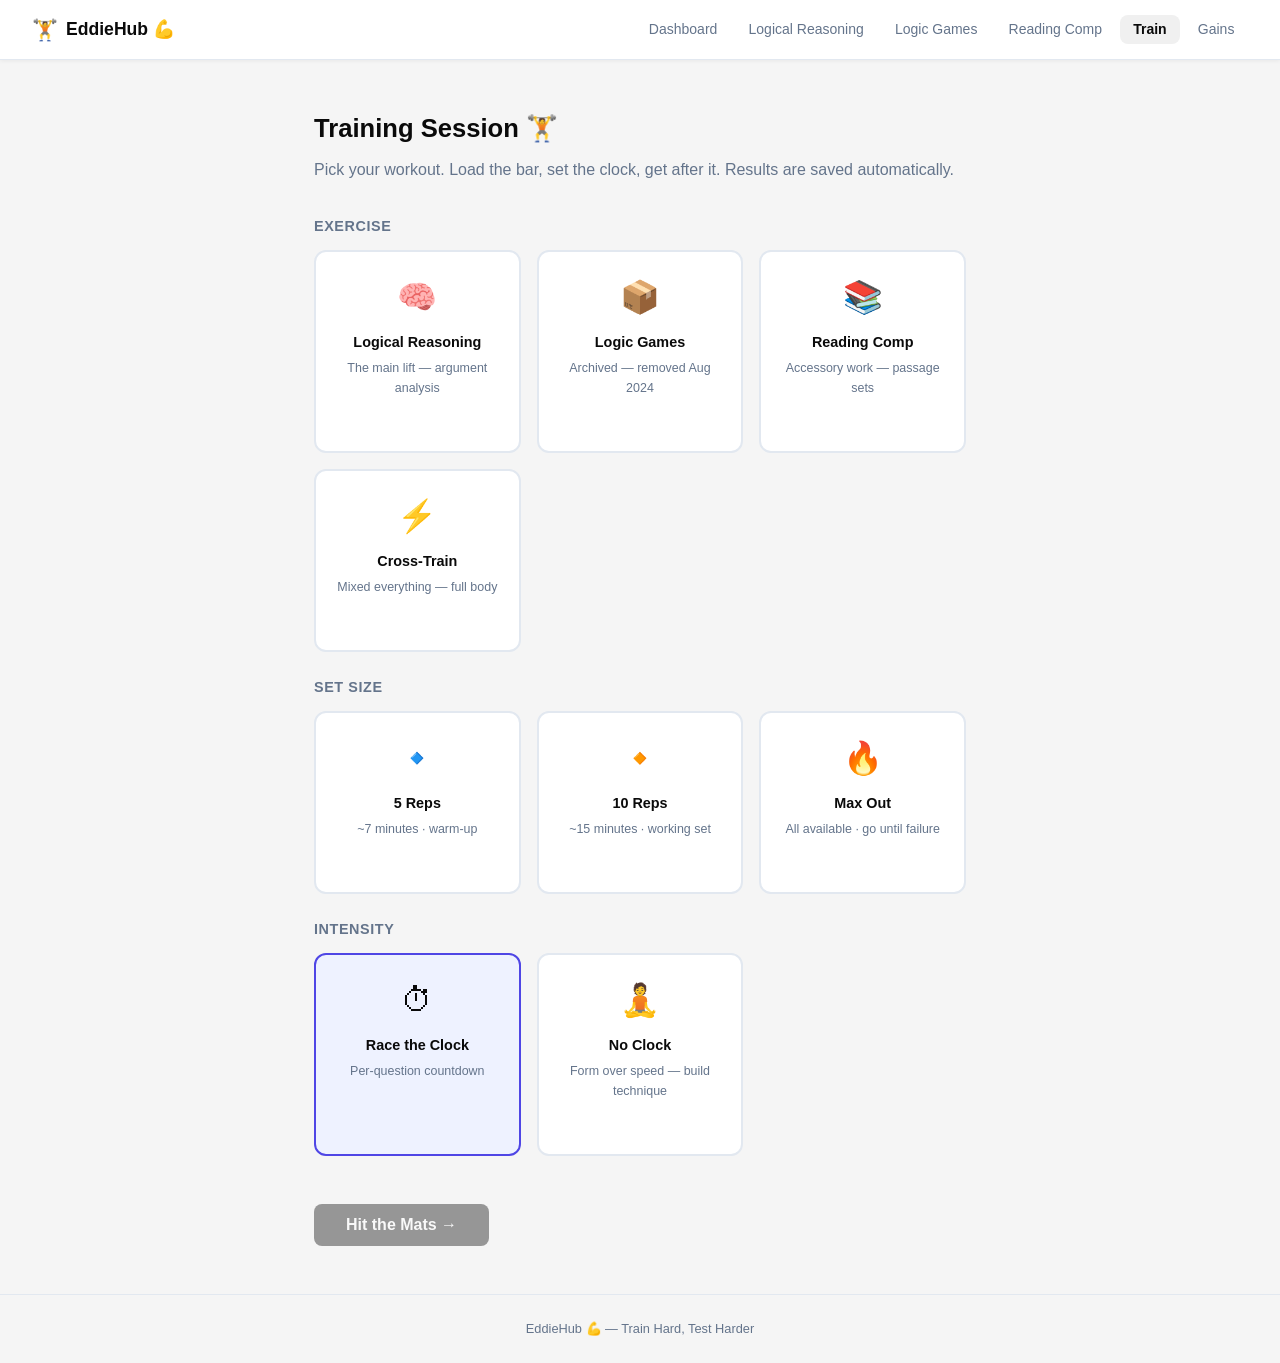
<file: practice.html>
<!DOCTYPE html>
<html lang="en">
<head>
  <meta charset="UTF-8" />
  <meta name="viewport" content="width=device-width, initial-scale=1.0" />
  <title>Train — EddieHub 💪</title>
  <link rel="stylesheet" href="css/style.css" />
</head>
<body>
  <nav class="navbar">
    <div class="nav-brand">
      <span class="brand-icon">🏋️</span>
      <span>EddieHub 💪</span>
    </div>
    <ul class="nav-links">
      <li><a href="index.html">Dashboard</a></li>
      <li><a href="logical-reasoning.html">Logical Reasoning</a></li>
      <li><a href="logic-games.html">Logic Games</a></li>
      <li><a href="reading-comp.html">Reading Comp</a></li>
      <li><a href="practice.html" class="active">Train</a></li>
      <li><a href="progress.html">Gains</a></li>
    </ul>
  </nav>

  <!-- Selection Screen -->
  <div id="selectionScreen" class="selection-screen" style="display:none;">
    <h1>Training Session 🏋️</h1>
    <p>Pick your workout. Load the bar, set the clock, get after it. Results are saved automatically.</p>

    <h3 style="font-size:.9rem;font-weight:700;margin-bottom:.75rem;color:var(--text-muted);text-transform:uppercase;letter-spacing:.04em;">Exercise</h3>
    <div class="option-grid" id="sectionOptions">
      <div class="option-card" data-value="lr" onclick="selectOption('section', this)">
        <div class="opt-icon">🧠</div>
        <h3>Logical Reasoning</h3>
        <p>The main lift — argument analysis</p>
      </div>
      <div class="option-card" data-value="lg" onclick="selectOption('section', this)">
        <div class="opt-icon">📦</div>
        <h3>Logic Games</h3>
        <p>Archived — removed Aug 2024</p>
      </div>
      <div class="option-card" data-value="rc" onclick="selectOption('section', this)">
        <div class="opt-icon">📚</div>
        <h3>Reading Comp</h3>
        <p>Accessory work — passage sets</p>
      </div>
      <div class="option-card" data-value="mixed" onclick="selectOption('section', this)">
        <div class="opt-icon">⚡</div>
        <h3>Cross-Train</h3>
        <p>Mixed everything — full body</p>
      </div>
    </div>

    <h3 style="font-size:.9rem;font-weight:700;margin:.75rem 0;color:var(--text-muted);text-transform:uppercase;letter-spacing:.04em;">Set Size</h3>
    <div class="option-grid" id="countOptions">
      <div class="option-card" data-value="5" onclick="selectOption('count', this)">
        <div class="opt-icon">🔹</div>
        <h3>5 Reps</h3>
        <p>~7 minutes · warm-up</p>
      </div>
      <div class="option-card" data-value="10" onclick="selectOption('count', this)">
        <div class="opt-icon">🔸</div>
        <h3>10 Reps</h3>
        <p>~15 minutes · working set</p>
      </div>
      <div class="option-card" data-value="all" onclick="selectOption('count', this)">
        <div class="opt-icon">🔥</div>
        <h3>Max Out</h3>
        <p>All available · go until failure</p>
      </div>
    </div>

    <h3 style="font-size:.9rem;font-weight:700;margin:.75rem 0;color:var(--text-muted);text-transform:uppercase;letter-spacing:.04em;">Intensity</h3>
    <div class="option-grid" id="timerOptions">
      <div class="option-card" data-value="timed" onclick="selectOption('timer', this)">
        <div class="opt-icon">⏱</div>
        <h3>Race the Clock</h3>
        <p>Per-question countdown</p>
      </div>
      <div class="option-card" data-value="untimed" onclick="selectOption('timer', this)">
        <div class="opt-icon">🧘</div>
        <h3>No Clock</h3>
        <p>Form over speed — build technique</p>
      </div>
    </div>

    <button class="btn btn-primary" id="startBtn" onclick="startPractice()" style="margin-top:1.5rem;padding:.75rem 2rem;font-size:1rem;" disabled>
      Hit the Mats →
    </button>
  </div>

  <!-- Practice Screen -->
  <div id="practiceScreen" class="practice-container" style="display:none;">
    <div class="practice-header">
      <div>
        <div class="practice-title" id="practiceTitle">Training</div>
        <div style="font-size:.82rem;color:var(--text-muted)" id="practiceSubtitle"></div>
      </div>
      <div id="timerContainer" style="display:none;">
        <div class="timer-display" id="timerDisplay">
          <span class="timer-icon">⏱</span>
          <span id="timerValue">—</span>
        </div>
      </div>
    </div>

    <div class="progress-bar-wrap">
      <div class="progress-bar-fill" id="progressBar" style="width:0%"></div>
    </div>

    <div id="questionArea"></div>

    <div class="practice-controls">
      <button class="btn btn-secondary" id="prevBtn" onclick="navigateQuestion(-1)" disabled>← Back</button>
      <div style="display:flex;gap:.75rem;">
        <button class="btn btn-secondary" id="skipBtn" onclick="skipQuestion()">Skip Rep</button>
        <button class="btn btn-primary" id="submitBtn" onclick="submitAnswer()" disabled>Lock It In</button>
      </div>
      <button class="btn btn-primary" id="nextBtn" onclick="navigateQuestion(1)" style="display:none;">Next Rep →</button>
    </div>
  </div>

  <!-- Results Screen -->
  <div id="resultsScreen" style="display:none;" class="practice-container">
    <div class="results-card">
      <div style="font-size:3rem;margin-bottom:.5rem;" id="resultsEmoji">💪</div>
      <div class="results-score" id="resultsScore">—</div>
      <div class="results-label" id="resultsLabel">Session Complete</div>

      <div class="results-breakdown" id="resultsBreakdown"></div>

      <div id="resultsByType" style="margin-bottom:1.5rem;text-align:left;max-width:400px;margin-left:auto;margin-right:auto;"></div>

      <div style="display:flex;gap:1rem;justify-content:center;flex-wrap:wrap;">
        <button class="btn btn-primary" onclick="restartPractice()">Another Set 🔁</button>
        <a href="progress.html" class="btn btn-secondary">Check Gains</a>
        <a href="index.html" class="btn btn-secondary">Dashboard</a>
      </div>
    </div>
  </div>

  <footer class="footer">
    <p>EddieHub 💪 — Train Hard, Test Harder</p>
  </footer>

  <script src="data/questions.js"></script>
  <script src="js/practice.js"></script>
</body>
</html>
</file>
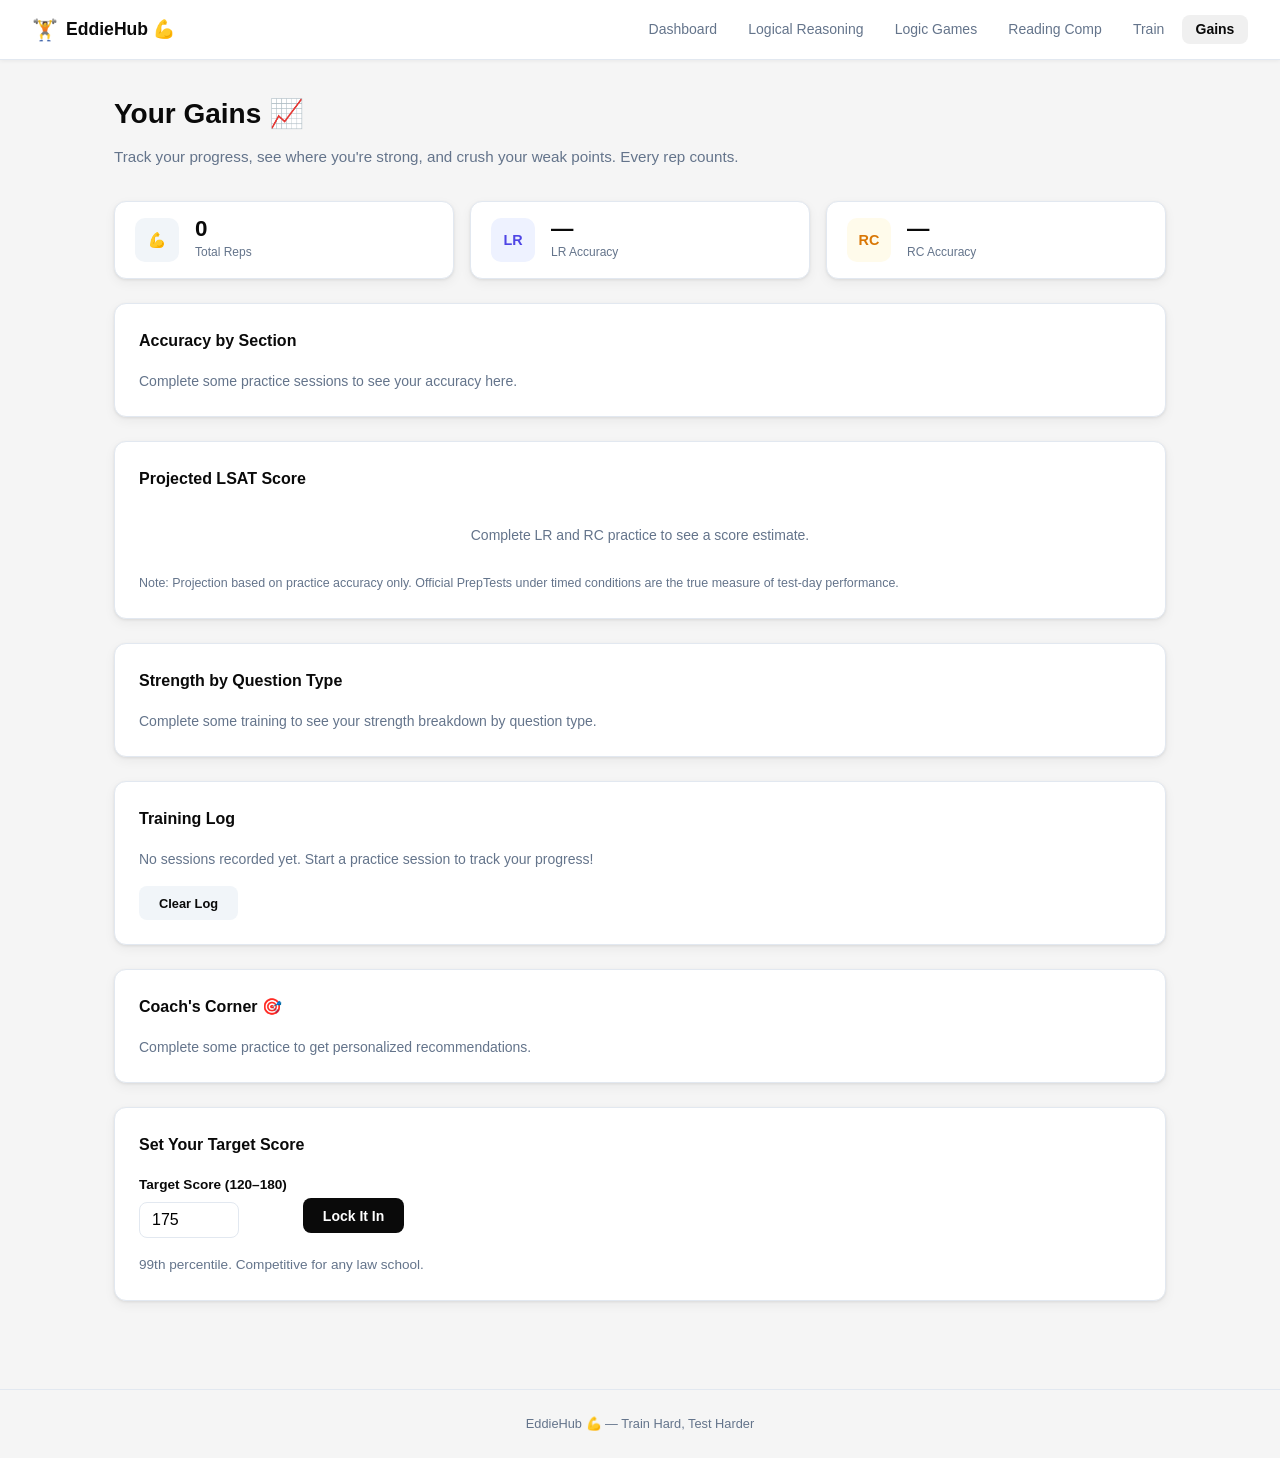
<file: progress.html>
<!DOCTYPE html>
<html lang="en">
<head>
  <meta charset="UTF-8" />
  <meta name="viewport" content="width=device-width, initial-scale=1.0" />
  <title>Gains — EddieHub 💪</title>
  <link rel="stylesheet" href="css/style.css" />
</head>
<body>
  <nav class="navbar">
    <div class="nav-brand">
      <span class="brand-icon">🏋️</span>
      <span>EddieHub 💪</span>
    </div>
    <ul class="nav-links">
      <li><a href="index.html">Dashboard</a></li>
      <li><a href="logical-reasoning.html">Logical Reasoning</a></li>
      <li><a href="logic-games.html">Logic Games</a></li>
      <li><a href="reading-comp.html">Reading Comp</a></li>
      <li><a href="practice.html">Train</a></li>
      <li><a href="progress.html" class="active">Gains</a></li>
    </ul>
  </nav>

  <main class="progress-content">
    <h1 class="page-title">Your Gains 📈</h1>
    <p class="page-subtitle">Track your progress, see where you're strong, and crush your weak points. Every rep counts.</p>

    <!-- Overview Stats -->
    <div class="stats-row" style="margin-bottom:1.5rem;grid-template-columns:repeat(3,1fr);">
      <div class="stat-card">
        <div class="stat-icon total-color">💪</div>
        <div>
          <div class="stat-number" id="totalDone">0</div>
          <div class="stat-label">Total Reps</div>
        </div>
      </div>
      <div class="stat-card">
        <div class="stat-icon lr-color">LR</div>
        <div>
          <div class="stat-number" id="lrPct">—</div>
          <div class="stat-label">LR Accuracy</div>
        </div>
      </div>
      <div class="stat-card">
        <div class="stat-icon rc-color">RC</div>
        <div>
          <div class="stat-number" id="rcPct">—</div>
          <div class="stat-label">RC Accuracy</div>
        </div>
      </div>
    </div>

    <!-- Accuracy Chart -->
    <div class="chart-card">
      <h3>Accuracy by Section</h3>
      <div class="bar-chart" id="accuracyChart">
        <div style="color:var(--text-muted);font-size:.875rem;">Log some training sessions to see your accuracy here.</div>
      </div>
    </div>

    <!-- Score Estimator -->
    <div class="chart-card">
      <h3>Projected LSAT Score</h3>
      <div id="scoreEstimate" style="text-align:center;padding:1rem 0;">
        <div style="font-size:.875rem;color:var(--text-muted);">Complete LR and RC training to see your projected score.</div>
      </div>
      <p style="font-size:.78rem;color:var(--text-muted);margin-top:.75rem;">
        Note: Projection based on practice accuracy only. Official PrepTests under timed conditions are the true measure of test-day performance.
      </p>
    </div>

    <!-- Per-type accuracy -->
    <div class="chart-card">
      <h3>Strength by Question Type</h3>
      <div id="typeAccuracyChart">
        <div style="color:var(--text-muted);font-size:.875rem;">Complete some training to see your strength breakdown by question type.</div>
      </div>
    </div>

    <!-- Session History -->
    <div class="chart-card">
      <h3>Training Log</h3>
      <div id="historyContainer">
        <div style="color:var(--text-muted);font-size:.875rem;">No sessions logged yet. Hit the gym — your training history will appear here.</div>
      </div>

      <button class="btn btn-secondary" onclick="clearHistory()" style="margin-top:1rem;font-size:.8rem;" id="clearBtn" style="display:none;">
        Clear Log
      </button>
    </div>

    <!-- Study Tips Based on Performance -->
    <div class="chart-card" id="tipsCard">
      <h3>Coach's Corner 🎯</h3>
      <div id="tipsContent">
        <p style="font-size:.875rem;color:var(--text-muted);">Log some training sessions to get personalized coaching recommendations.</p>
      </div>
    </div>

    <!-- Target Score -->
    <div class="chart-card">
      <h3>Set Your Target Score</h3>
      <div style="display:flex;align-items:center;gap:1rem;flex-wrap:wrap;">
        <div>
          <label style="font-size:.85rem;font-weight:600;display:block;margin-bottom:.4rem;">Target Score (120–180)</label>
          <input type="number" id="targetInput" min="120" max="180" value="175"
            style="padding:.5rem .75rem;border:1px solid var(--border);border-radius:8px;font-size:1rem;width:100px;"
          />
        </div>
        <button class="btn btn-primary" onclick="saveTarget()" style="margin-top:1.25rem;">Lock It In</button>
        <div id="targetSaved" style="font-size:.85rem;color:var(--lg);display:none;margin-top:1.25rem;">✓ Saved!</div>
      </div>
      <div id="targetContext" style="margin-top:1rem;font-size:.85rem;color:var(--text-muted);"></div>
    </div>
  </main>

  <footer class="footer">
    <p>EddieHub 💪 — Train Hard, Test Harder</p>
  </footer>

  <script src="js/main.js"></script>
  <script src="js/progress.js"></script>
</body>
</html>
</file>
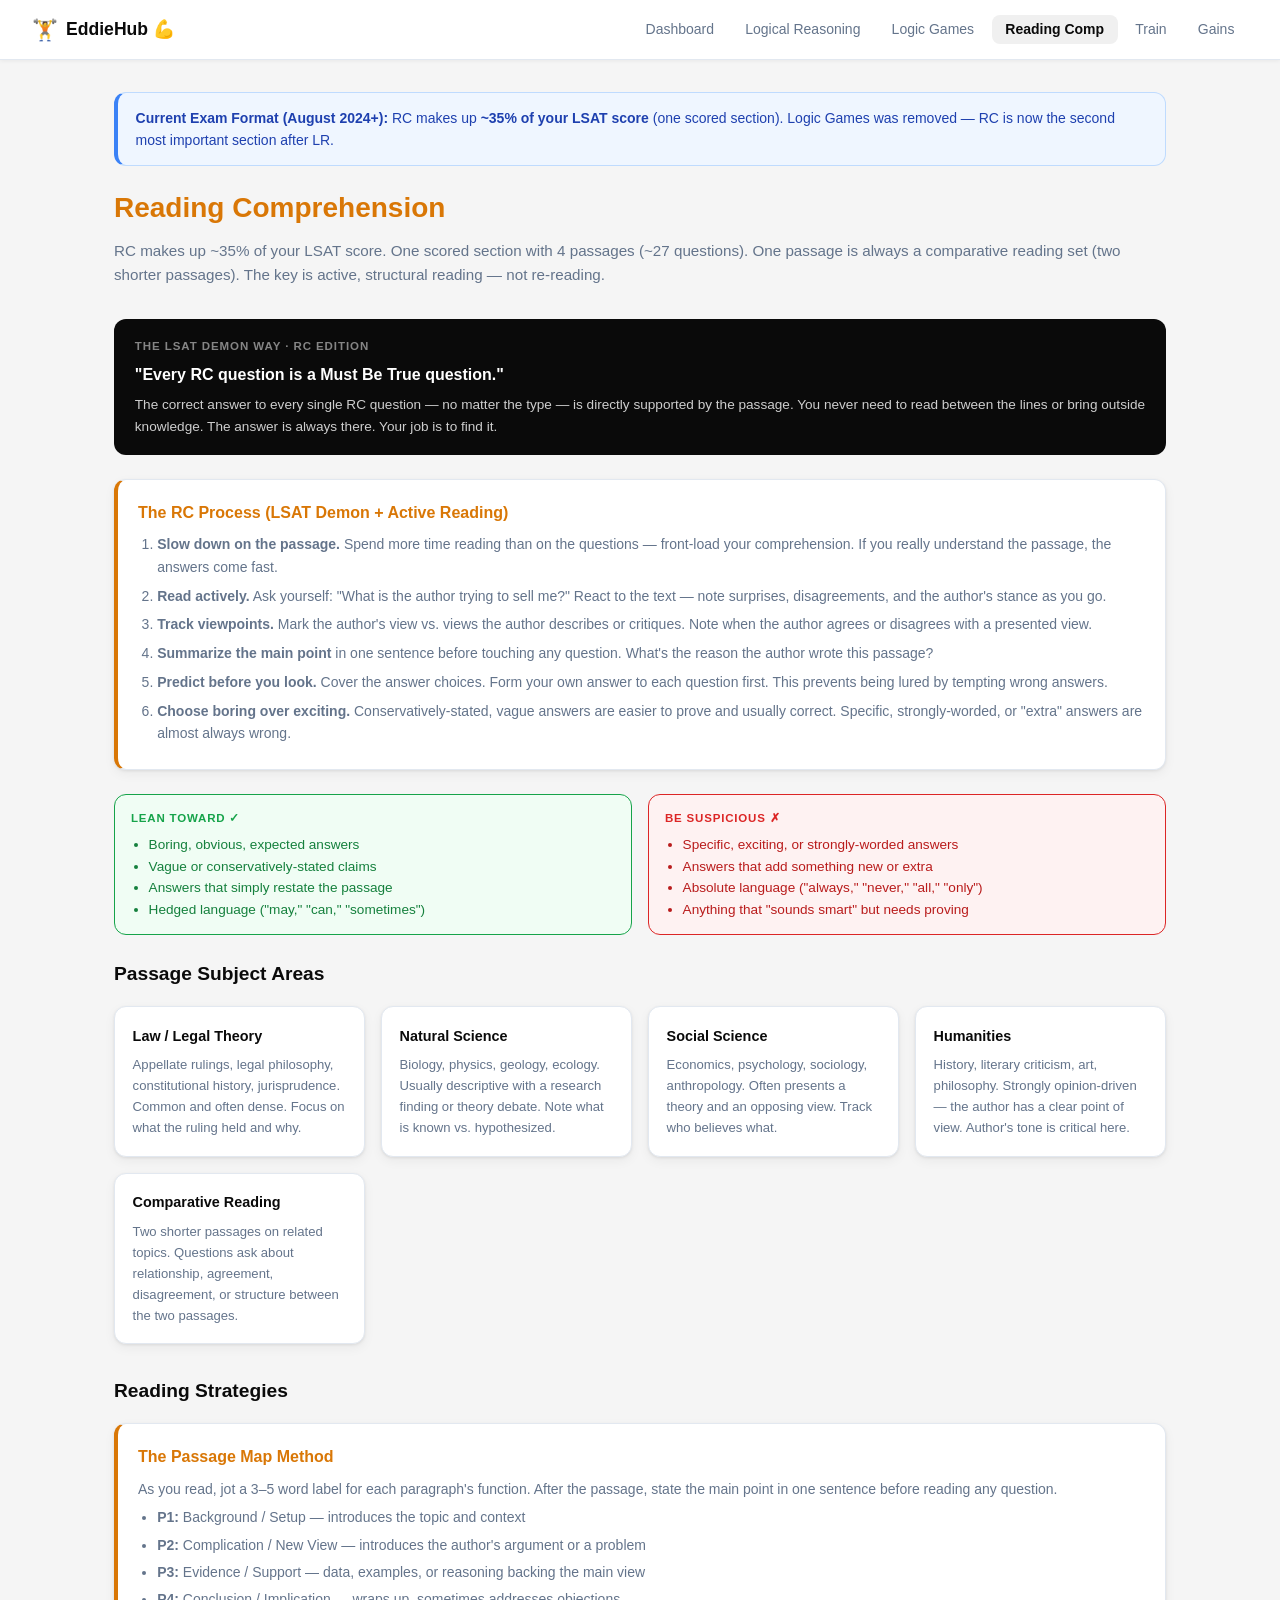
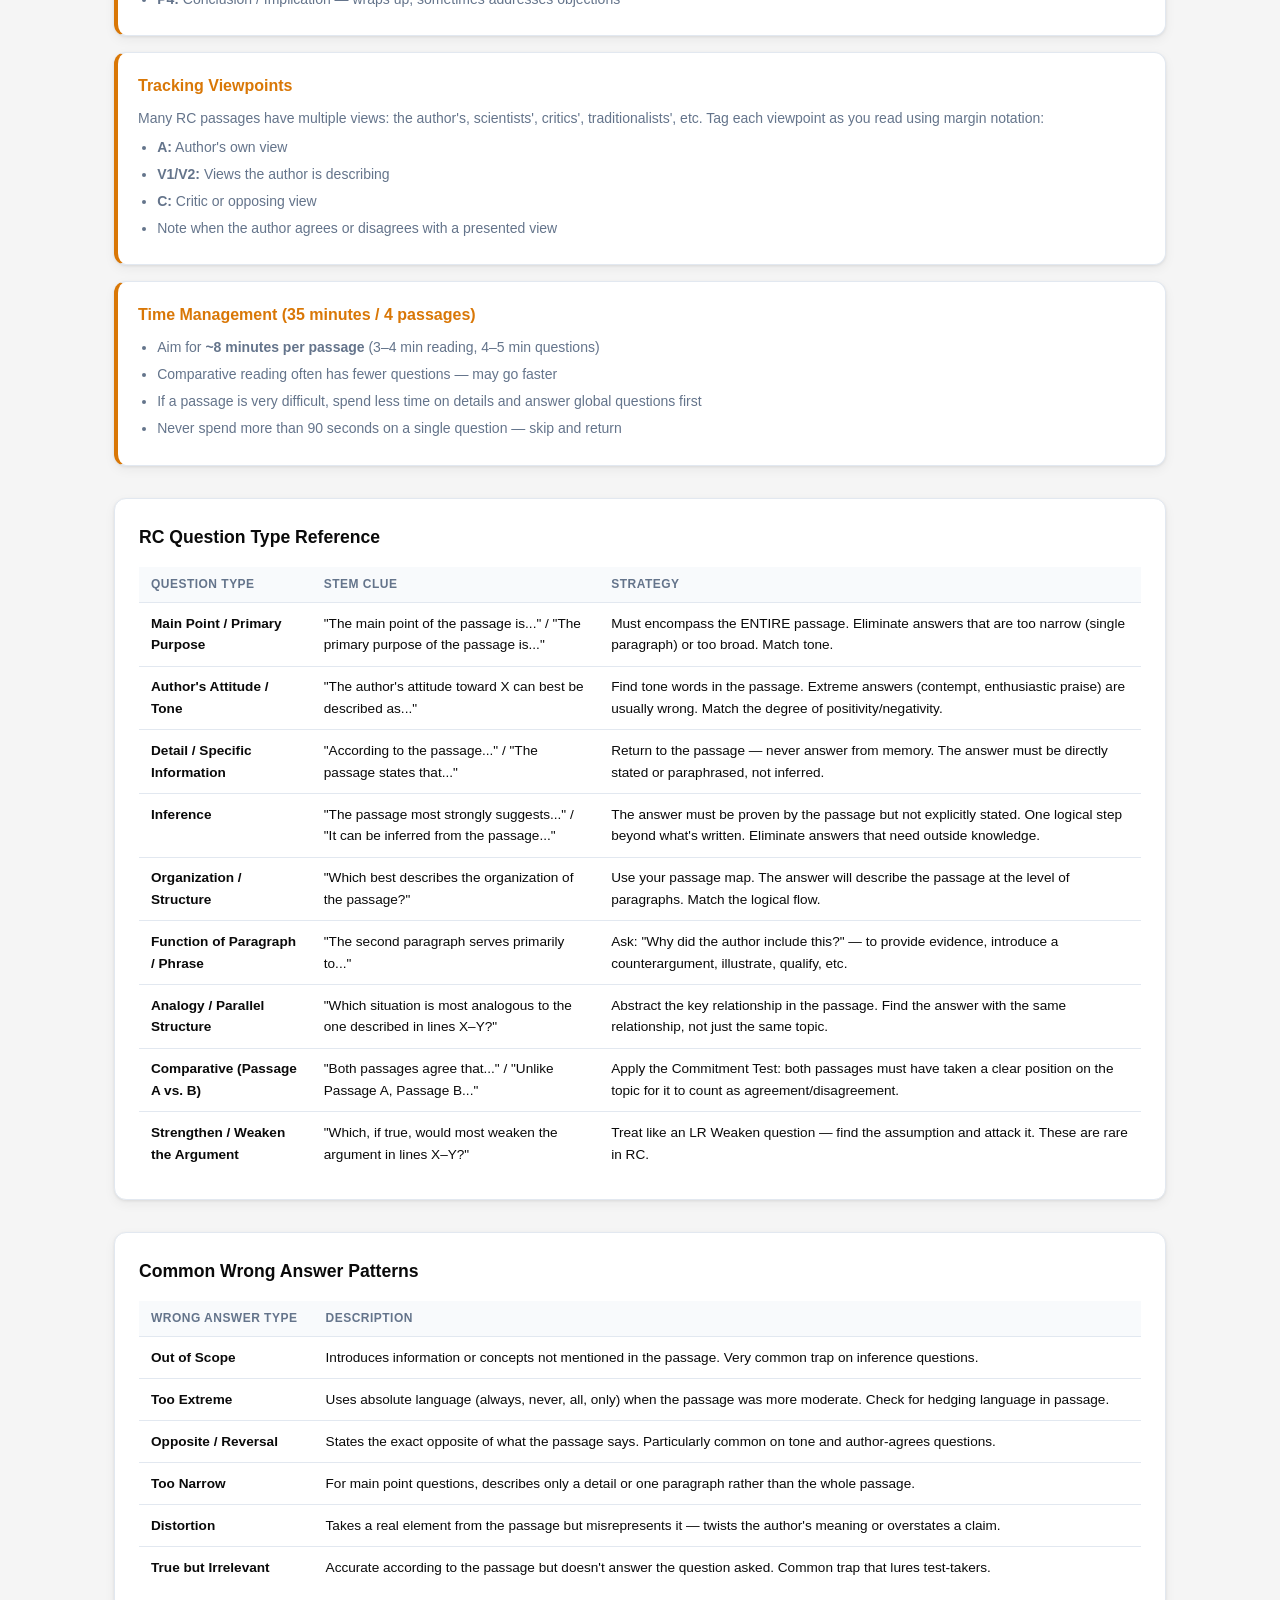
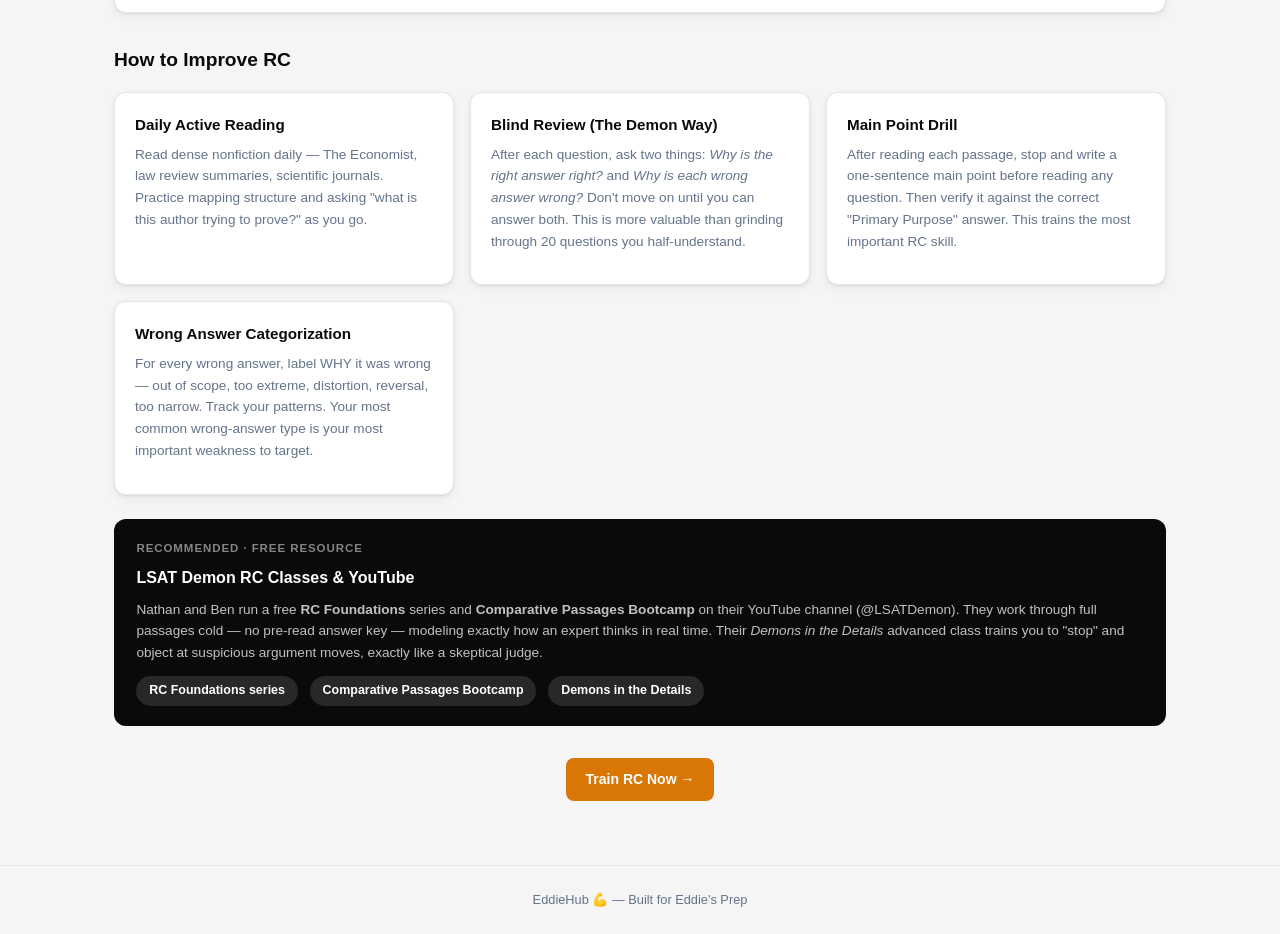
<file: reading-comp.html>
<!DOCTYPE html>
<html lang="en">
<head>
  <meta charset="UTF-8" />
  <meta name="viewport" content="width=device-width, initial-scale=1.0" />
  <title>Reading Comprehension — EddieHub 💪</title>
  <link rel="stylesheet" href="css/style.css" />
</head>
<body>
  <nav class="navbar">
    <div class="nav-brand">
      <span class="brand-icon">🏋️</span>
      <span>EddieHub 💪</span>
    </div>
    <ul class="nav-links">
      <li><a href="index.html">Dashboard</a></li>
      <li><a href="logical-reasoning.html">Logical Reasoning</a></li>
      <li><a href="logic-games.html">Logic Games</a></li>
      <li><a href="reading-comp.html" class="active">Reading Comp</a></li>
      <li><a href="practice.html">Train</a></li>
      <li><a href="progress.html">Gains</a></li>
    </ul>
  </nav>

  <main class="page-content">
    <!-- Format Notice -->
    <div style="background:#eff6ff;border:1px solid #bfdbfe;border-left:4px solid #3b82f6;border-radius:var(--radius);padding:.85rem 1.1rem;margin-bottom:1.25rem;font-size:.875rem;color:#1e40af;">
      <strong>Current Exam Format (August 2024+):</strong> RC makes up <strong>~35% of your LSAT score</strong> (one scored section). Logic Games was removed — RC is now the second most important section after LR.
    </div>

    <h1 class="page-title" style="color: var(--rc);">Reading Comprehension</h1>
    <p class="page-subtitle">
      RC makes up ~35% of your LSAT score. One scored section with 4 passages (~27 questions). One passage is always a comparative reading set (two shorter passages). The key is active, structural reading — not re-reading.
    </p>

    <!-- LSAT Demon RC Banner -->
    <div style="background:#0a0a0a;border-radius:var(--radius);padding:1.1rem 1.3rem;margin-bottom:1.5rem;color:#fff;">
      <div style="font-size:.72rem;font-weight:700;letter-spacing:.08em;text-transform:uppercase;color:rgba(255,255,255,.5);margin-bottom:.4rem;">The LSAT Demon Way · RC Edition</div>
      <div style="font-size:1rem;font-weight:700;margin-bottom:.4rem;">"Every RC question is a Must Be True question."</div>
      <div style="font-size:.85rem;color:rgba(255,255,255,.8);line-height:1.6;">The correct answer to every single RC question — no matter the type — is directly supported by the passage. You never need to read between the lines or bring outside knowledge. The answer is always there. Your job is to find it.</div>
    </div>

    <!-- Core Approach -->
    <section class="strategy-card" style="margin-bottom: 1.5rem;">
      <h3>The RC Process (LSAT Demon + Active Reading)</h3>
      <ol style="padding-left:1.2rem;margin-top:.5rem;">
        <li style="margin-bottom:.4rem;"><strong>Slow down on the passage.</strong> Spend more time reading than on the questions — front-load your comprehension. If you really understand the passage, the answers come fast.</li>
        <li style="margin-bottom:.4rem;"><strong>Read actively.</strong> Ask yourself: "What is the author trying to sell me?" React to the text — note surprises, disagreements, and the author's stance as you go.</li>
        <li style="margin-bottom:.4rem;"><strong>Track viewpoints.</strong> Mark the author's view vs. views the author describes or critiques. Note when the author agrees or disagrees with a presented view.</li>
        <li style="margin-bottom:.4rem;"><strong>Summarize the main point</strong> in one sentence before touching any question. What's the reason the author wrote this passage?</li>
        <li style="margin-bottom:.4rem;"><strong>Predict before you look.</strong> Cover the answer choices. Form your own answer to each question first. This prevents being lured by tempting wrong answers.</li>
        <li><strong>Choose boring over exciting.</strong> Conservatively-stated, vague answers are easier to prove and usually correct. Specific, strongly-worded, or "extra" answers are almost always wrong.</li>
      </ol>
    </section>

    <!-- Answer Choice Bias -->
    <section style="margin-bottom:1.5rem;">
      <div style="display:grid;grid-template-columns:1fr 1fr;gap:1rem;">
        <div style="border:1.5px solid #16a34a;border-radius:var(--radius);padding:.85rem 1rem;background:#f0fdf4;">
          <div style="font-size:.72rem;font-weight:700;letter-spacing:.07em;text-transform:uppercase;color:#16a34a;margin-bottom:.4rem;">Lean Toward ✓</div>
          <ul style="font-size:.85rem;color:#15803d;padding-left:1.1rem;margin:0;">
            <li>Boring, obvious, expected answers</li>
            <li>Vague or conservatively-stated claims</li>
            <li>Answers that simply restate the passage</li>
            <li>Hedged language ("may," "can," "sometimes")</li>
          </ul>
        </div>
        <div style="border:1.5px solid #dc2626;border-radius:var(--radius);padding:.85rem 1rem;background:#fef2f2;">
          <div style="font-size:.72rem;font-weight:700;letter-spacing:.07em;text-transform:uppercase;color:#dc2626;margin-bottom:.4rem;">Be Suspicious ✗</div>
          <ul style="font-size:.85rem;color:#b91c1c;padding-left:1.1rem;margin:0;">
            <li>Specific, exciting, or strongly-worded answers</li>
            <li>Answers that add something new or extra</li>
            <li>Absolute language ("always," "never," "all," "only")</li>
            <li>Anything that "sounds smart" but needs proving</li>
          </ul>
        </div>
      </div>
    </section>

    <!-- Passage Types -->
    <h2 style="font-size:1.2rem;font-weight:700;margin-bottom:1rem;">Passage Subject Areas</h2>
    <div class="passage-types-grid">
      <div class="passage-type-card">
        <h3>Law / Legal Theory</h3>
        <p>Appellate rulings, legal philosophy, constitutional history, jurisprudence. Common and often dense. Focus on what the ruling held and why.</p>
      </div>
      <div class="passage-type-card">
        <h3>Natural Science</h3>
        <p>Biology, physics, geology, ecology. Usually descriptive with a research finding or theory debate. Note what is known vs. hypothesized.</p>
      </div>
      <div class="passage-type-card">
        <h3>Social Science</h3>
        <p>Economics, psychology, sociology, anthropology. Often presents a theory and an opposing view. Track who believes what.</p>
      </div>
      <div class="passage-type-card">
        <h3>Humanities</h3>
        <p>History, literary criticism, art, philosophy. Strongly opinion-driven — the author has a clear point of view. Author's tone is critical here.</p>
      </div>
      <div class="passage-type-card">
        <h3>Comparative Reading</h3>
        <p>Two shorter passages on related topics. Questions ask about relationship, agreement, disagreement, or structure between the two passages.</p>
      </div>
    </div>

    <!-- Passage Reading Strategies -->
    <section class="passage-strategies">
      <h2 style="font-size:1.2rem;font-weight:700;margin-bottom:1rem;">Reading Strategies</h2>

      <div class="strategy-card">
        <h3>The Passage Map Method</h3>
        <p>As you read, jot a 3–5 word label for each paragraph's function. After the passage, state the main point in one sentence before reading any question.</p>
        <ul>
          <li><strong>P1:</strong> Background / Setup — introduces the topic and context</li>
          <li><strong>P2:</strong> Complication / New View — introduces the author's argument or a problem</li>
          <li><strong>P3:</strong> Evidence / Support — data, examples, or reasoning backing the main view</li>
          <li><strong>P4:</strong> Conclusion / Implication — wraps up, sometimes addresses objections</li>
        </ul>
      </div>

      <div class="strategy-card">
        <h3>Tracking Viewpoints</h3>
        <p>Many RC passages have multiple views: the author's, scientists', critics', traditionalists', etc. Tag each viewpoint as you read using margin notation:</p>
        <ul>
          <li><strong>A:</strong> Author's own view</li>
          <li><strong>V1/V2:</strong> Views the author is describing</li>
          <li><strong>C:</strong> Critic or opposing view</li>
          <li>Note when the author agrees or disagrees with a presented view</li>
        </ul>
      </div>

      <div class="strategy-card">
        <h3>Time Management (35 minutes / 4 passages)</h3>
        <ul>
          <li>Aim for <strong>~8 minutes per passage</strong> (3–4 min reading, 4–5 min questions)</li>
          <li>Comparative reading often has fewer questions — may go faster</li>
          <li>If a passage is very difficult, spend less time on details and answer global questions first</li>
          <li>Never spend more than 90 seconds on a single question — skip and return</li>
        </ul>
      </div>
    </section>

    <!-- Question Types -->
    <section class="rules-section">
      <h2>RC Question Type Reference</h2>
      <table class="rules-table">
        <thead>
          <tr><th>Question Type</th><th>Stem Clue</th><th>Strategy</th></tr>
        </thead>
        <tbody>
          <tr>
            <td><strong>Main Point / Primary Purpose</strong></td>
            <td>"The main point of the passage is..." / "The primary purpose of the passage is..."</td>
            <td>Must encompass the ENTIRE passage. Eliminate answers that are too narrow (single paragraph) or too broad. Match tone.</td>
          </tr>
          <tr>
            <td><strong>Author's Attitude / Tone</strong></td>
            <td>"The author's attitude toward X can best be described as..."</td>
            <td>Find tone words in the passage. Extreme answers (contempt, enthusiastic praise) are usually wrong. Match the degree of positivity/negativity.</td>
          </tr>
          <tr>
            <td><strong>Detail / Specific Information</strong></td>
            <td>"According to the passage..." / "The passage states that..."</td>
            <td>Return to the passage — never answer from memory. The answer must be directly stated or paraphrased, not inferred.</td>
          </tr>
          <tr>
            <td><strong>Inference</strong></td>
            <td>"The passage most strongly suggests..." / "It can be inferred from the passage..."</td>
            <td>The answer must be proven by the passage but not explicitly stated. One logical step beyond what's written. Eliminate answers that need outside knowledge.</td>
          </tr>
          <tr>
            <td><strong>Organization / Structure</strong></td>
            <td>"Which best describes the organization of the passage?"</td>
            <td>Use your passage map. The answer will describe the passage at the level of paragraphs. Match the logical flow.</td>
          </tr>
          <tr>
            <td><strong>Function of Paragraph / Phrase</strong></td>
            <td>"The second paragraph serves primarily to..."</td>
            <td>Ask: "Why did the author include this?" — to provide evidence, introduce a counterargument, illustrate, qualify, etc.</td>
          </tr>
          <tr>
            <td><strong>Analogy / Parallel Structure</strong></td>
            <td>"Which situation is most analogous to the one described in lines X–Y?"</td>
            <td>Abstract the key relationship in the passage. Find the answer with the same relationship, not just the same topic.</td>
          </tr>
          <tr>
            <td><strong>Comparative (Passage A vs. B)</strong></td>
            <td>"Both passages agree that..." / "Unlike Passage A, Passage B..."</td>
            <td>Apply the Commitment Test: both passages must have taken a clear position on the topic for it to count as agreement/disagreement.</td>
          </tr>
          <tr>
            <td><strong>Strengthen / Weaken the Argument</strong></td>
            <td>"Which, if true, would most weaken the argument in lines X–Y?"</td>
            <td>Treat like an LR Weaken question — find the assumption and attack it. These are rare in RC.</td>
          </tr>
        </tbody>
      </table>
    </section>

    <!-- Wrong Answer Types -->
    <section class="rules-section">
      <h2>Common Wrong Answer Patterns</h2>
      <table class="rules-table">
        <thead>
          <tr><th>Wrong Answer Type</th><th>Description</th></tr>
        </thead>
        <tbody>
          <tr>
            <td><strong>Out of Scope</strong></td>
            <td>Introduces information or concepts not mentioned in the passage. Very common trap on inference questions.</td>
          </tr>
          <tr>
            <td><strong>Too Extreme</strong></td>
            <td>Uses absolute language (always, never, all, only) when the passage was more moderate. Check for hedging language in passage.</td>
          </tr>
          <tr>
            <td><strong>Opposite / Reversal</strong></td>
            <td>States the exact opposite of what the passage says. Particularly common on tone and author-agrees questions.</td>
          </tr>
          <tr>
            <td><strong>Too Narrow</strong></td>
            <td>For main point questions, describes only a detail or one paragraph rather than the whole passage.</td>
          </tr>
          <tr>
            <td><strong>Distortion</strong></td>
            <td>Takes a real element from the passage but misrepresents it — twists the author's meaning or overstates a claim.</td>
          </tr>
          <tr>
            <td><strong>True but Irrelevant</strong></td>
            <td>Accurate according to the passage but doesn't answer the question asked. Common trap that lures test-takers.</td>
          </tr>
        </tbody>
      </table>
    </section>

    <!-- Building the Skill -->
    <section style="margin-bottom:1.5rem;">
      <h2 style="font-size:1.2rem;font-weight:700;margin-bottom:1rem;">How to Improve RC</h2>
      <div style="display:grid;grid-template-columns:repeat(auto-fill,minmax(260px,1fr));gap:1rem;">
        <div class="resource-card">
          <h3>Daily Active Reading</h3>
          <p>Read dense nonfiction daily — The Economist, law review summaries, scientific journals. Practice mapping structure and asking "what is this author trying to prove?" as you go.</p>
        </div>
        <div class="resource-card">
          <h3>Blind Review (The Demon Way)</h3>
          <p>After each question, ask two things: <em>Why is the right answer right?</em> and <em>Why is each wrong answer wrong?</em> Don't move on until you can answer both. This is more valuable than grinding through 20 questions you half-understand.</p>
        </div>
        <div class="resource-card">
          <h3>Main Point Drill</h3>
          <p>After reading each passage, stop and write a one-sentence main point before reading any question. Then verify it against the correct "Primary Purpose" answer. This trains the most important RC skill.</p>
        </div>
        <div class="resource-card">
          <h3>Wrong Answer Categorization</h3>
          <p>For every wrong answer, label WHY it was wrong — out of scope, too extreme, distortion, reversal, too narrow. Track your patterns. Your most common wrong-answer type is your most important weakness to target.</p>
        </div>
      </div>
    </section>

    <!-- LSAT Demon RC Resource Callout -->
    <section style="background:#0a0a0a;border-radius:var(--radius);padding:1.25rem 1.4rem;margin-bottom:2rem;color:#fff;">
      <div style="font-size:.72rem;font-weight:700;letter-spacing:.08em;text-transform:uppercase;color:rgba(255,255,255,.5);margin-bottom:.5rem;">Recommended · Free Resource</div>
      <h3 style="margin:0 0 .5rem;font-size:1rem;">LSAT Demon RC Classes &amp; YouTube</h3>
      <p style="font-size:.85rem;color:rgba(255,255,255,.75);margin-bottom:.75rem;">
        Nathan and Ben run a free <strong>RC Foundations</strong> series and <strong>Comparative Passages Bootcamp</strong> on their YouTube channel (@LSATDemon). They work through full passages cold — no pre-read answer key — modeling exactly how an expert thinks in real time. Their <em>Demons in the Details</em> advanced class trains you to "stop" and object at suspicious argument moves, exactly like a skeptical judge.
      </p>
      <div style="display:flex;gap:.75rem;flex-wrap:wrap;">
        <span style="background:rgba(255,255,255,.12);border-radius:100px;padding:.3rem .8rem;font-size:.78rem;font-weight:600;">RC Foundations series</span>
        <span style="background:rgba(255,255,255,.12);border-radius:100px;padding:.3rem .8rem;font-size:.78rem;font-weight:600;">Comparative Passages Bootcamp</span>
        <span style="background:rgba(255,255,255,.12);border-radius:100px;padding:.3rem .8rem;font-size:.78rem;font-weight:600;">Demons in the Details</span>
      </div>
    </section>

    <div style="text-align:center;margin-top:2rem;">
      <a href="practice.html?type=rc" class="action-btn rc-btn">Train RC Now →</a>
    </div>
  </main>

  <footer class="footer">
    <p>EddieHub 💪 — Built for Eddie's Prep</p>
  </footer>

  <script src="js/main.js"></script>
</body>
</html>
</file>
<file: css/style.css>
/* =============================================
   LSAT Study Hub — Main Stylesheet
   ============================================= */

:root {
  --accent: #0a0a0a;
  --accent-light: #f0f0f0;
  --lr: #4f46e5;
  --lr-light: #eef2ff;
  --lg: #059669;
  --lg-light: #ecfdf5;
  --rc: #d97706;
  --rc-light: #fffbeb;
  --bg: #f5f5f5;
  --surface: #ffffff;
  --border: #e2e8f0;
  --text: #0a0a0a;
  --text-muted: #64748b;
  --radius: 12px;
  --shadow: 0 1px 3px rgba(0,0,0,.08), 0 4px 12px rgba(0,0,0,.05);
  --shadow-lg: 0 4px 6px rgba(0,0,0,.1), 0 10px 30px rgba(0,0,0,.12);
}

*, *::before, *::after { box-sizing: border-box; margin: 0; padding: 0; }

body {
  font-family: -apple-system, BlinkMacSystemFont, 'Segoe UI', Roboto, sans-serif;
  background: var(--bg);
  color: var(--text);
  line-height: 1.6;
  min-height: 100vh;
}

a { color: inherit; text-decoration: none; }

/* ── Navbar ── */
.navbar {
  position: sticky;
  top: 0;
  z-index: 100;
  display: flex;
  align-items: center;
  justify-content: space-between;
  padding: 0 2rem;
  height: 60px;
  background: var(--surface);
  border-bottom: 1px solid var(--border);
  box-shadow: 0 1px 4px rgba(0,0,0,.06);
}

.nav-brand {
  display: flex;
  align-items: center;
  gap: .5rem;
  font-weight: 700;
  font-size: 1.1rem;
  color: var(--accent);
}

.brand-icon { font-size: 1.3rem; }

.nav-links {
  display: flex;
  list-style: none;
  gap: .25rem;
}

.nav-links a {
  padding: .4rem .85rem;
  border-radius: 8px;
  font-size: .875rem;
  font-weight: 500;
  color: var(--text-muted);
  transition: background .15s, color .15s;
}

.nav-links a:hover,
.nav-links a.active {
  background: var(--accent-light);
  color: var(--accent);
  font-weight: 600;
}

/* ── Dashboard ── */
.dashboard {
  max-width: 1100px;
  margin: 0 auto;
  padding: 2rem 1.5rem 4rem;
}

.dash-header {
  display: flex;
  align-items: flex-start;
  justify-content: space-between;
  margin-bottom: 2rem;
}

.dash-header h1 { font-size: 1.75rem; font-weight: 700; }
.subtitle { color: var(--text-muted); font-size: .95rem; margin-top: .2rem; }

.score-badge {
  display: flex;
  flex-direction: column;
  align-items: center;
  background: var(--accent);
  color: #fff;
  border-radius: var(--radius);
  padding: .75rem 1.5rem;
  gap: .1rem;
}

.score-label { font-size: .7rem; font-weight: 600; letter-spacing: .05em; opacity: .85; }
.score-value { font-size: 2rem; font-weight: 800; line-height: 1; }

/* ── Stats Row ── */
.stats-row {
  display: grid;
  grid-template-columns: repeat(4, 1fr);
  gap: 1rem;
  margin-bottom: 2rem;
}

.stat-card {
  background: var(--surface);
  border: 1px solid var(--border);
  border-radius: var(--radius);
  padding: 1rem 1.25rem;
  display: flex;
  align-items: center;
  gap: 1rem;
  box-shadow: var(--shadow);
}

.stat-icon {
  width: 44px;
  height: 44px;
  border-radius: 10px;
  display: flex;
  align-items: center;
  justify-content: center;
  font-weight: 800;
  font-size: .9rem;
  flex-shrink: 0;
}

.lr-color { background: var(--lr-light); color: var(--lr); }
.lg-color { background: var(--lg-light); color: var(--lg); }
.rc-color { background: var(--rc-light); color: var(--rc); }
.total-color { background: #f1f5f9; color: #475569; }

.stat-number { font-size: 1.4rem; font-weight: 700; line-height: 1; }
.stat-label { font-size: .75rem; color: var(--text-muted); margin-top: .15rem; }

/* ── Section Cards ── */
.section-grid {
  display: grid;
  grid-template-columns: repeat(3, 1fr);
  gap: 1.25rem;
  margin-bottom: 2rem;
}

.section-card {
  background: var(--surface);
  border: 1px solid var(--border);
  border-radius: var(--radius);
  padding: 1.5rem;
  box-shadow: var(--shadow);
  transition: transform .2s, box-shadow .2s;
  display: flex;
  flex-direction: column;
  gap: .75rem;
  cursor: pointer;
}

.section-card:hover {
  transform: translateY(-3px);
  box-shadow: var(--shadow-lg);
}

.card-header { display: flex; justify-content: flex-end; }
.card-tag {
  font-size: .7rem;
  font-weight: 600;
  padding: .2rem .6rem;
  border-radius: 99px;
  letter-spacing: .03em;
}

.lr-card { border-top: 4px solid var(--lr); }
.lr-card .card-tag { background: var(--lr-light); color: var(--lr); }

.lg-card { border-top: 4px solid var(--lg); }
.lg-card .card-tag { background: var(--lg-light); color: var(--lg); }

.rc-card { border-top: 4px solid var(--rc); }
.rc-card .card-tag { background: var(--rc-light); color: var(--rc); }

.section-card h2 { font-size: 1.15rem; font-weight: 700; }
.section-card p { font-size: .875rem; color: var(--text-muted); flex-grow: 1; }

.card-topics { display: flex; flex-wrap: wrap; gap: .4rem; }
.topic-chip {
  font-size: .7rem;
  font-weight: 600;
  padding: .2rem .6rem;
  background: #f1f5f9;
  border-radius: 99px;
  color: #475569;
}

.card-cta { font-size: .875rem; font-weight: 700; color: var(--lr); }
.lg-card .card-cta { color: var(--lg); }
.rc-card .card-cta { color: var(--rc); }

/* ── Quick Actions ── */
.quick-actions { margin-bottom: 2rem; }
.quick-actions h2,
.study-plan h2,
.resources h2 {
  font-size: 1.2rem;
  font-weight: 700;
  margin-bottom: 1rem;
}

.action-row {
  display: flex;
  gap: .75rem;
  flex-wrap: wrap;
}

.action-btn {
  padding: .65rem 1.25rem;
  border-radius: 8px;
  font-size: .875rem;
  font-weight: 600;
  transition: opacity .15s, transform .15s;
  display: inline-block;
}

.action-btn:hover { opacity: .9; transform: translateY(-1px); }

.lr-btn { background: var(--lr); color: #fff; }
.lg-btn { background: var(--lg); color: #fff; }
.rc-btn { background: var(--rc); color: #fff; }
.mixed-btn { background: var(--accent); color: #fff; }

/* ── Study Plan ── */
.study-plan { margin-bottom: 2rem; }

.plan-grid {
  display: grid;
  grid-template-columns: repeat(3, 1fr);
  gap: 1rem;
}

.plan-phase {
  background: var(--surface);
  border: 1px solid var(--border);
  border-radius: var(--radius);
  padding: 1.25rem;
  box-shadow: var(--shadow);
}

.phase-num {
  width: 32px;
  height: 32px;
  border-radius: 50%;
  background: var(--accent);
  color: #fff;
  font-weight: 800;
  display: flex;
  align-items: center;
  justify-content: center;
  margin-bottom: .75rem;
}

.plan-phase h3 { font-size: .95rem; font-weight: 700; margin-bottom: .5rem; }
.plan-phase ul { padding-left: 1.1rem; }
.plan-phase li { font-size: .85rem; color: var(--text-muted); margin-bottom: .25rem; }

/* ── Resources ── */
.resources { margin-bottom: 2rem; }

.resource-grid {
  display: grid;
  grid-template-columns: repeat(2, 1fr);
  gap: 1rem;
}

.resource-card {
  background: var(--surface);
  border: 1px solid var(--border);
  border-radius: var(--radius);
  padding: 1.25rem;
  box-shadow: var(--shadow);
}

.resource-card h3 { font-size: .95rem; font-weight: 700; margin-bottom: .4rem; }
.resource-card p { font-size: .85rem; color: var(--text-muted); margin-bottom: .75rem; }

.resource-tag {
  font-size: .7rem;
  font-weight: 700;
  padding: .2rem .6rem;
  border-radius: 99px;
  letter-spacing: .04em;
  text-transform: uppercase;
}

.resource-tag.official { background: #fef3c7; color: #92400e; }
.resource-tag.recommended { background: var(--lr-light); color: var(--lr); }

/* ── Daily Compliment ── */
.daily-compliment {
  display: flex;
  align-items: center;
  gap: .75rem;
  background: var(--accent);
  color: #fff;
  border-radius: var(--radius);
  padding: .9rem 1.25rem;
  margin-bottom: 1.5rem;
  font-size: .9rem;
  font-weight: 500;
  letter-spacing: .01em;
  box-shadow: var(--shadow-lg);
  animation: fadeSlideIn .4s ease;
}

.daily-compliment .compliment-icon {
  font-size: 1.4rem;
  flex-shrink: 0;
}

.daily-compliment .compliment-label {
  font-size: .65rem;
  font-weight: 700;
  letter-spacing: .1em;
  text-transform: uppercase;
  opacity: .65;
  display: block;
  margin-bottom: .15rem;
}

@keyframes fadeSlideIn {
  from { opacity: 0; transform: translateY(-6px); }
  to   { opacity: 1; transform: translateY(0); }
}

/* ── Format Notice ── */
.format-notice {
  display: flex;
  align-items: flex-start;
  gap: .75rem;
  background: #eff6ff;
  border: 1px solid #bfdbfe;
  border-left: 4px solid #3b82f6;
  border-radius: var(--radius);
  padding: .9rem 1.1rem;
  font-size: .875rem;
  margin-bottom: .25rem;
  color: #1e40af;
}

.format-notice-icon {
  font-size: 1rem;
  flex-shrink: 0;
  margin-top: .1rem;
}

/* ── LG Archive Notice ── */
.lg-archive-notice {
  display: flex;
  align-items: flex-start;
  gap: 1rem;
  background: #f9fafb;
  border: 1px solid var(--border);
  border-left: 4px solid #9ca3af;
  border-radius: var(--radius);
  padding: 1rem 1.25rem;
  margin-bottom: .5rem;
  color: var(--text-muted);
}

.lg-archive-icon { font-size: 1.5rem; flex-shrink: 0; }
.lg-archive-notice strong { display: block; color: var(--text); margin-bottom: .3rem; }
.lg-archive-notice p { font-size: .85rem; margin: 0; }
.lg-archive-notice a { color: var(--lr); text-decoration: underline; }

/* ── Footer ── */
.footer {
  text-align: center;
  padding: 1.5rem;
  font-size: .8rem;
  color: var(--text-muted);
  border-top: 1px solid var(--border);
}

/* ── Page Content (shared) ── */
.page-content {
  max-width: 1100px;
  margin: 0 auto;
  padding: 2rem 1.5rem 4rem;
}

.page-title {
  font-size: 1.75rem;
  font-weight: 800;
  margin-bottom: .5rem;
}

.page-subtitle {
  color: var(--text-muted);
  margin-bottom: 2rem;
  font-size: .95rem;
}

/* ── Question Type Cards (LR page) ── */
.qtype-grid {
  display: grid;
  grid-template-columns: repeat(auto-fill, minmax(300px, 1fr));
  gap: 1rem;
  margin-bottom: 2rem;
}

.qtype-card {
  background: var(--surface);
  border: 1px solid var(--border);
  border-radius: var(--radius);
  padding: 1.25rem;
  box-shadow: var(--shadow);
}

.qtype-header {
  display: flex;
  align-items: center;
  justify-content: space-between;
  margin-bottom: .6rem;
}

.qtype-name { font-weight: 700; font-size: .95rem; }
.qtype-freq {
  font-size: .72rem;
  font-weight: 600;
  padding: .2rem .55rem;
  border-radius: 99px;
  background: var(--lr-light);
  color: var(--lr);
}

.qtype-desc { font-size: .85rem; color: var(--text-muted); margin-bottom: .75rem; }

.qtype-stems { margin-bottom: .75rem; }
.qtype-stems h4 { font-size: .75rem; font-weight: 700; color: var(--text-muted); margin-bottom: .4rem; text-transform: uppercase; letter-spacing: .05em; }
.qtype-stems ul { padding-left: 1rem; }
.qtype-stems li { font-size: .8rem; color: var(--text-muted); margin-bottom: .2rem; font-style: italic; }

.strategy-box {
  background: var(--lr-light);
  border-radius: 8px;
  padding: .75rem;
  font-size: .82rem;
  color: var(--lr);
  font-weight: 500;
}

.strategy-box strong { display: block; margin-bottom: .25rem; }

/* ── Logic Games Page ── */
.game-type-grid {
  display: grid;
  grid-template-columns: repeat(auto-fill, minmax(320px, 1fr));
  gap: 1rem;
  margin-bottom: 2rem;
}

.game-card {
  background: var(--surface);
  border: 1px solid var(--border);
  border-left: 4px solid var(--lg);
  border-radius: var(--radius);
  padding: 1.25rem;
  box-shadow: var(--shadow);
}

.game-card h3 { font-size: 1rem; font-weight: 700; margin-bottom: .4rem; }
.game-card p { font-size: .85rem; color: var(--text-muted); margin-bottom: .75rem; }

.game-example {
  background: var(--lg-light);
  border-radius: 8px;
  padding: .75rem;
  font-size: .82rem;
  margin-bottom: .75rem;
}

.game-example strong { display: block; font-size: .72rem; text-transform: uppercase; letter-spacing: .05em; color: var(--lg); margin-bottom: .3rem; }

.diagram-steps ol { padding-left: 1.2rem; }
.diagram-steps li { font-size: .82rem; color: var(--text-muted); margin-bottom: .3rem; }

/* ── Rules Reference ── */
.rules-section {
  background: var(--surface);
  border: 1px solid var(--border);
  border-radius: var(--radius);
  padding: 1.5rem;
  margin-bottom: 2rem;
  box-shadow: var(--shadow);
}

.rules-section h2 { font-size: 1.1rem; font-weight: 700; margin-bottom: 1rem; }

.rules-table { width: 100%; border-collapse: collapse; font-size: .85rem; }
.rules-table th { text-align: left; padding: .5rem .75rem; background: #f8fafc; font-size: .75rem; text-transform: uppercase; letter-spacing: .04em; color: var(--text-muted); }
.rules-table td { padding: .6rem .75rem; border-top: 1px solid var(--border); vertical-align: top; }
.rules-table code { background: #f1f5f9; padding: .1rem .35rem; border-radius: 4px; font-family: monospace; font-size: .85em; }

/* ── Reading Comp Page ── */
.passage-strategies { margin-bottom: 2rem; }

.strategy-card {
  background: var(--surface);
  border: 1px solid var(--border);
  border-left: 4px solid var(--rc);
  border-radius: var(--radius);
  padding: 1.25rem;
  margin-bottom: 1rem;
  box-shadow: var(--shadow);
}

.strategy-card h3 { font-size: 1rem; font-weight: 700; margin-bottom: .5rem; color: var(--rc); }
.strategy-card p, .strategy-card li { font-size: .875rem; color: var(--text-muted); }
.strategy-card ul { padding-left: 1.2rem; margin-top: .4rem; }
.strategy-card li { margin-bottom: .3rem; }

.passage-types-grid {
  display: grid;
  grid-template-columns: repeat(auto-fill, minmax(240px, 1fr));
  gap: 1rem;
  margin-bottom: 2rem;
}

.passage-type-card {
  background: var(--surface);
  border: 1px solid var(--border);
  border-radius: var(--radius);
  padding: 1.1rem;
  box-shadow: var(--shadow);
}

.passage-type-card h3 { font-size: .9rem; font-weight: 700; margin-bottom: .4rem; }
.passage-type-card p { font-size: .82rem; color: var(--text-muted); }

/* ── Practice Page ── */
.practice-container {
  max-width: 820px;
  margin: 0 auto;
  padding: 2rem 1.5rem 4rem;
}

.practice-header {
  display: flex;
  align-items: center;
  justify-content: space-between;
  margin-bottom: 1.5rem;
  flex-wrap: wrap;
  gap: 1rem;
}

.practice-title { font-size: 1.4rem; font-weight: 700; }

.timer-display {
  display: flex;
  align-items: center;
  gap: .5rem;
  background: var(--surface);
  border: 1px solid var(--border);
  border-radius: 8px;
  padding: .5rem 1rem;
  font-size: 1.1rem;
  font-weight: 700;
  font-variant-numeric: tabular-nums;
}

.timer-display.warning { color: #d97706; border-color: #fcd34d; }
.timer-display.danger { color: #dc2626; border-color: #fca5a5; }
.timer-icon { font-size: .9rem; }

.question-card {
  background: var(--surface);
  border: 1px solid var(--border);
  border-radius: var(--radius);
  padding: 1.75rem;
  box-shadow: var(--shadow);
  margin-bottom: 1.25rem;
}

.question-meta {
  display: flex;
  align-items: center;
  gap: .75rem;
  margin-bottom: 1rem;
}

.q-number {
  font-size: .8rem;
  font-weight: 700;
  padding: .2rem .6rem;
  border-radius: 99px;
  background: #f1f5f9;
  color: var(--text-muted);
}

.q-type-badge {
  font-size: .75rem;
  font-weight: 700;
  padding: .2rem .6rem;
  border-radius: 99px;
}

.q-type-badge.lr { background: var(--lr-light); color: var(--lr); }
.q-type-badge.lg { background: var(--lg-light); color: var(--lg); }
.q-type-badge.rc { background: var(--rc-light); color: var(--rc); }

.stimulus {
  font-size: .9rem;
  line-height: 1.7;
  margin-bottom: 1.25rem;
  padding: 1rem;
  background: #f8fafc;
  border-radius: 8px;
  border-left: 3px solid var(--border);
}

.question-stem {
  font-size: .95rem;
  font-weight: 600;
  margin-bottom: 1rem;
}

.answer-choices { display: flex; flex-direction: column; gap: .5rem; }

.answer-choice {
  display: flex;
  align-items: flex-start;
  gap: .75rem;
  padding: .75rem 1rem;
  border: 2px solid var(--border);
  border-radius: 8px;
  cursor: pointer;
  transition: border-color .15s, background .15s;
  font-size: .9rem;
  background: var(--surface);
}

.answer-choice:hover { border-color: #94a3b8; background: #f8fafc; }
.answer-choice.selected { border-color: var(--lr); background: var(--lr-light); }
.answer-choice.correct { border-color: var(--lg); background: var(--lg-light); }
.answer-choice.incorrect { border-color: #ef4444; background: #fef2f2; }
.answer-choice.revealed-correct { border-color: var(--lg); background: var(--lg-light); }

.choice-letter {
  font-weight: 700;
  min-width: 1.25rem;
  color: var(--text-muted);
}

.answer-choice.selected .choice-letter { color: var(--lr); }
.answer-choice.correct .choice-letter,
.answer-choice.revealed-correct .choice-letter { color: var(--lg); }
.answer-choice.incorrect .choice-letter { color: #ef4444; }

.practice-controls {
  display: flex;
  align-items: center;
  justify-content: space-between;
  margin-top: 1rem;
  flex-wrap: wrap;
  gap: .75rem;
}

.btn {
  padding: .6rem 1.25rem;
  border-radius: 8px;
  font-size: .875rem;
  font-weight: 600;
  border: none;
  cursor: pointer;
  transition: opacity .15s, transform .15s;
}

.btn:hover { opacity: .9; transform: translateY(-1px); }
.btn:disabled { opacity: .4; cursor: not-allowed; transform: none; }

.btn-primary { background: var(--accent); color: #fff; }
.btn-secondary { background: #f1f5f9; color: var(--text); }
.btn-success { background: var(--lg); color: #fff; }
.btn-danger { background: #ef4444; color: #fff; }

.explanation-box {
  background: #f8fafc;
  border: 1px solid var(--border);
  border-radius: var(--radius);
  padding: 1.25rem;
  margin-top: 1rem;
  font-size: .875rem;
}

.explanation-box h4 { font-weight: 700; margin-bottom: .5rem; }
.explanation-box p { color: var(--text-muted); line-height: 1.6; }
.explanation-box .correct-note { color: var(--lg); font-weight: 600; margin-bottom: .4rem; }
.explanation-box .wrong-note { color: #ef4444; font-weight: 600; margin-bottom: .4rem; }

.progress-bar-wrap {
  height: 6px;
  background: var(--border);
  border-radius: 99px;
  margin-bottom: 1.5rem;
  overflow: hidden;
}

.progress-bar-fill {
  height: 100%;
  background: var(--accent);
  border-radius: 99px;
  transition: width .3s;
}

/* ── Results Screen ── */
.results-card {
  background: var(--surface);
  border: 1px solid var(--border);
  border-radius: var(--radius);
  padding: 2.5rem;
  text-align: center;
  box-shadow: var(--shadow-lg);
}

.results-score {
  font-size: 4rem;
  font-weight: 800;
  color: var(--accent);
  line-height: 1;
}

.results-label { color: var(--text-muted); font-size: .95rem; margin-bottom: 1.5rem; }

.results-breakdown {
  display: flex;
  justify-content: center;
  gap: 2rem;
  margin-bottom: 2rem;
}

.breakdown-item { text-align: center; }
.breakdown-num { font-size: 1.5rem; font-weight: 700; }
.breakdown-label { font-size: .75rem; color: var(--text-muted); }

/* ── Progress Page ── */
.progress-content {
  max-width: 1100px;
  margin: 0 auto;
  padding: 2rem 1.5rem 4rem;
}

.chart-card {
  background: var(--surface);
  border: 1px solid var(--border);
  border-radius: var(--radius);
  padding: 1.5rem;
  margin-bottom: 1.5rem;
  box-shadow: var(--shadow);
}

.chart-card h3 { font-size: 1rem; font-weight: 700; margin-bottom: 1rem; }

.bar-chart { display: flex; flex-direction: column; gap: .75rem; }

.bar-row {
  display: flex;
  align-items: center;
  gap: .75rem;
  font-size: .85rem;
}

.bar-label { min-width: 140px; color: var(--text-muted); font-size: .82rem; }

.bar-track {
  flex: 1;
  height: 20px;
  background: #f1f5f9;
  border-radius: 99px;
  overflow: hidden;
}

.bar-fill {
  height: 100%;
  border-radius: 99px;
  transition: width .5s ease;
}

.bar-pct { min-width: 40px; text-align: right; font-weight: 600; font-size: .82rem; }

.history-table {
  width: 100%;
  border-collapse: collapse;
  font-size: .875rem;
}

.history-table th {
  text-align: left;
  padding: .6rem .75rem;
  background: #f8fafc;
  font-size: .75rem;
  text-transform: uppercase;
  letter-spacing: .04em;
  color: var(--text-muted);
}

.history-table td {
  padding: .6rem .75rem;
  border-top: 1px solid var(--border);
}

.badge-correct { color: var(--lg); font-weight: 700; }
.badge-wrong { color: #ef4444; font-weight: 700; }

/* ── Selection Screen ── */
.selection-screen {
  max-width: 700px;
  margin: 3rem auto;
  padding: 0 1.5rem;
}

.selection-screen h1 { font-size: 1.6rem; font-weight: 800; margin-bottom: .5rem; }
.selection-screen p { color: var(--text-muted); margin-bottom: 2rem; }

.option-grid {
  display: grid;
  grid-template-columns: repeat(auto-fill, minmax(200px, 1fr));
  gap: 1rem;
  margin-bottom: 1.5rem;
}

.option-card {
  background: var(--surface);
  border: 2px solid var(--border);
  border-radius: var(--radius);
  padding: 1.25rem;
  cursor: pointer;
  transition: border-color .15s, transform .15s;
  text-align: center;
}

.option-card:hover { border-color: #94a3b8; transform: translateY(-2px); }
.option-card.selected { border-color: var(--lr); background: var(--lr-light); }
.option-card .opt-icon { font-size: 2rem; margin-bottom: .5rem; }
.option-card h3 { font-size: .9rem; font-weight: 700; margin-bottom: .3rem; }
.option-card p { font-size: .78rem; color: var(--text-muted); }

/* ── Responsive ── */
@media (max-width: 768px) {
  .navbar { padding: 0 1rem; }
  .nav-links { display: none; }
  .stats-row { grid-template-columns: repeat(2, 1fr); }
  .section-grid { grid-template-columns: 1fr; }
  .plan-grid { grid-template-columns: 1fr; }
  .resource-grid { grid-template-columns: 1fr; }
  .dash-header { flex-direction: column; }
  .results-breakdown { flex-direction: column; gap: 1rem; }
}
</file>
